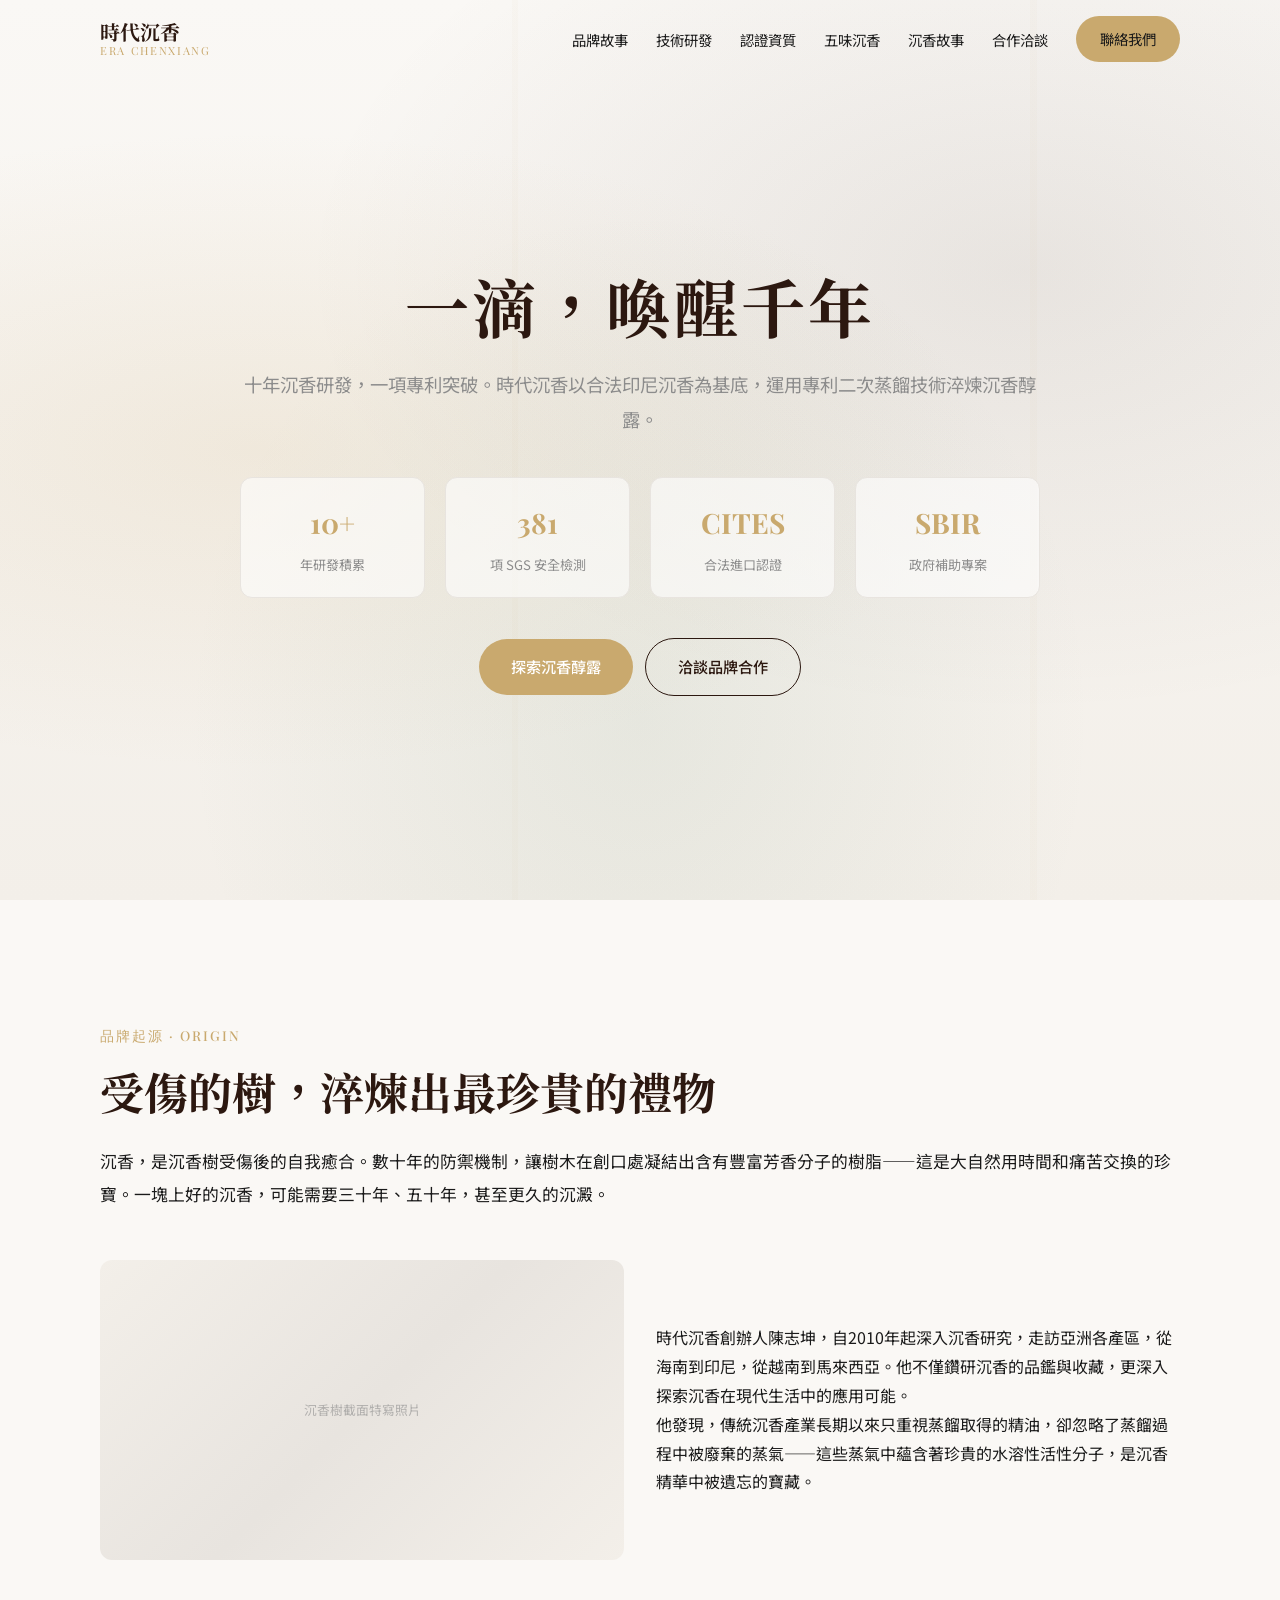
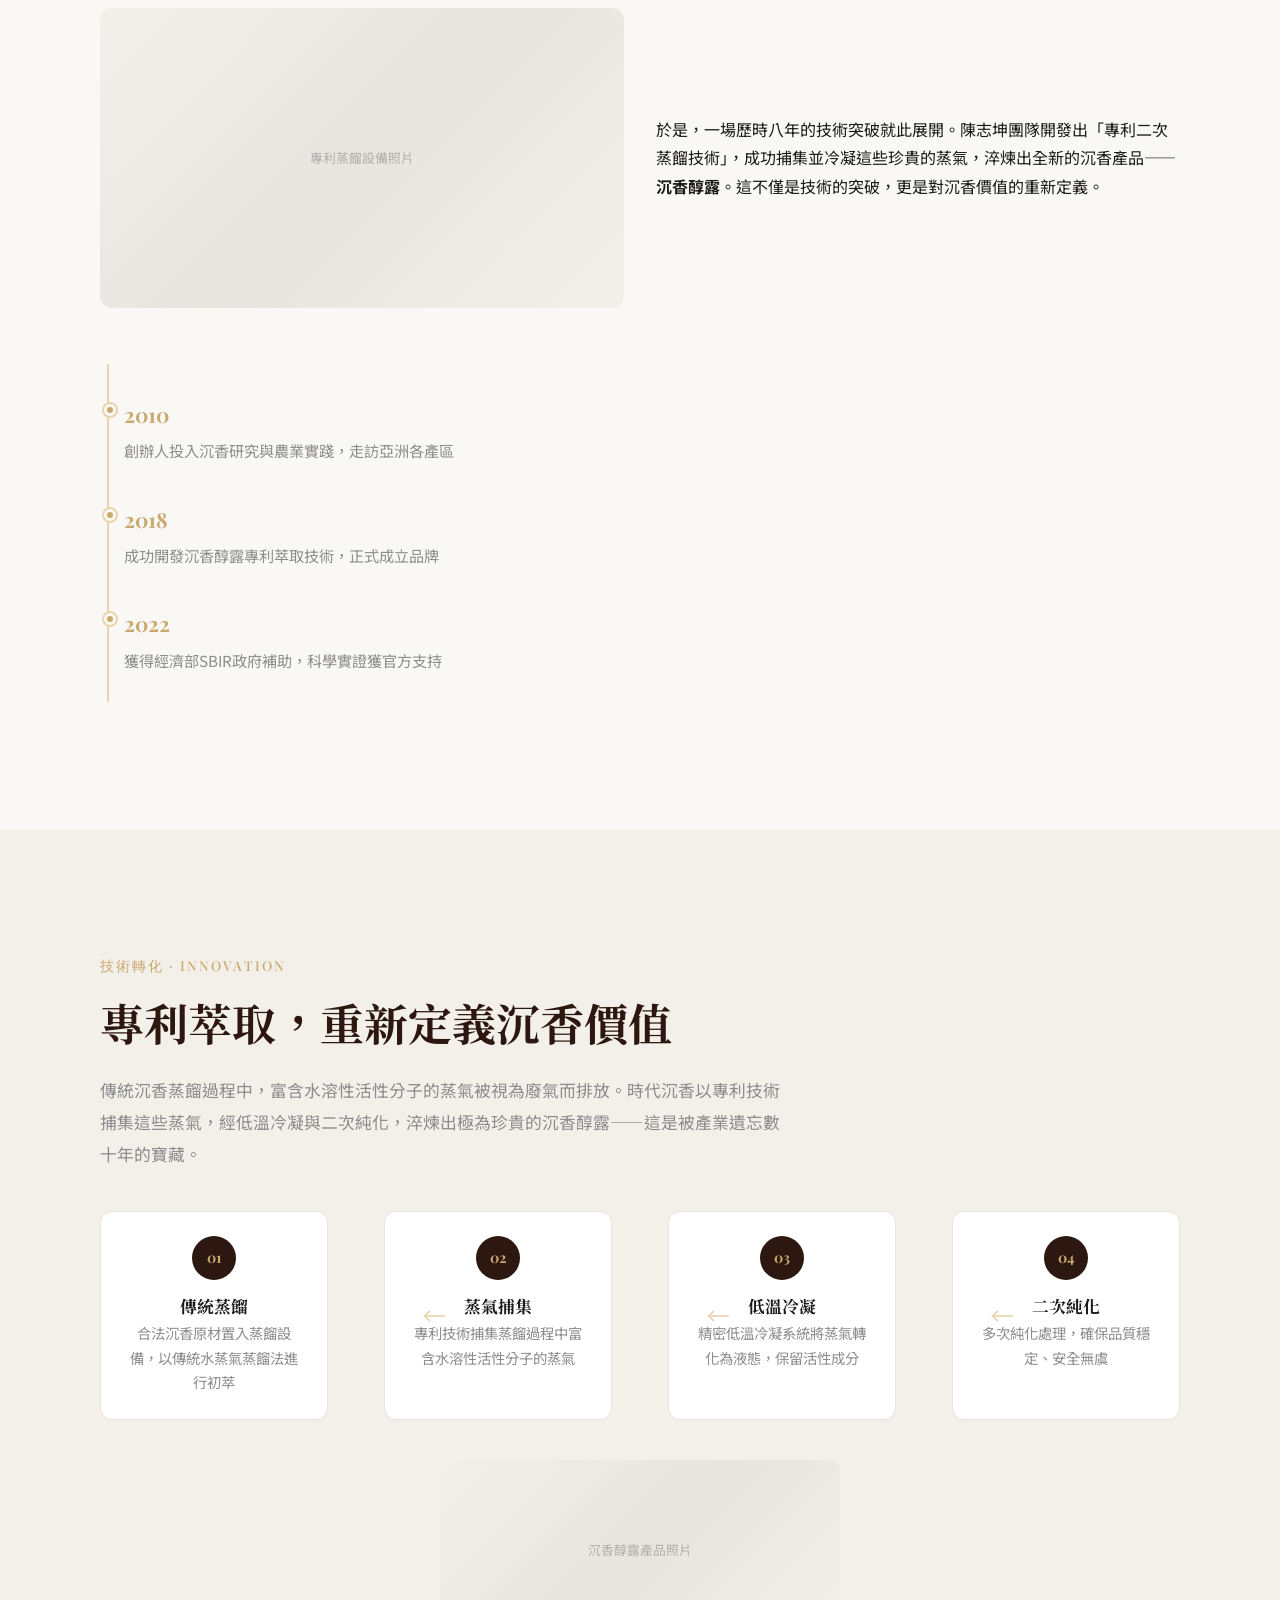
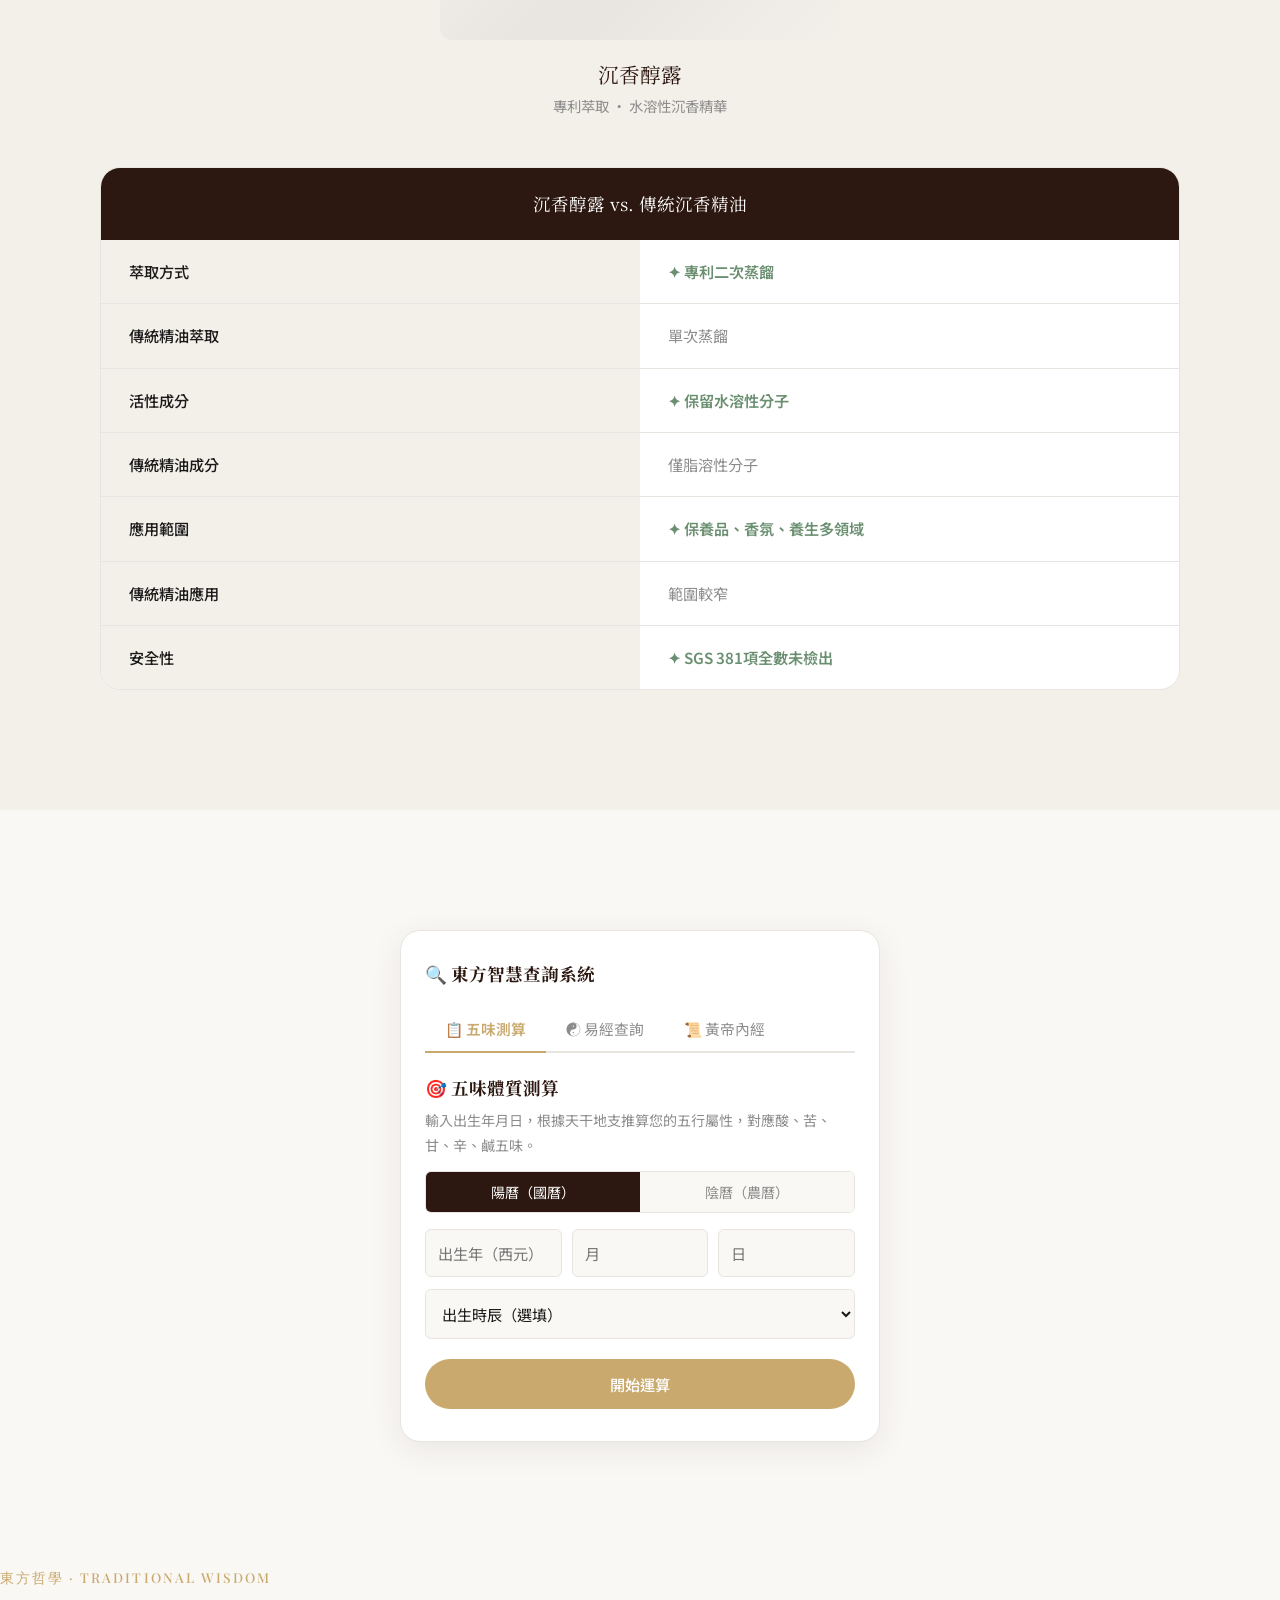
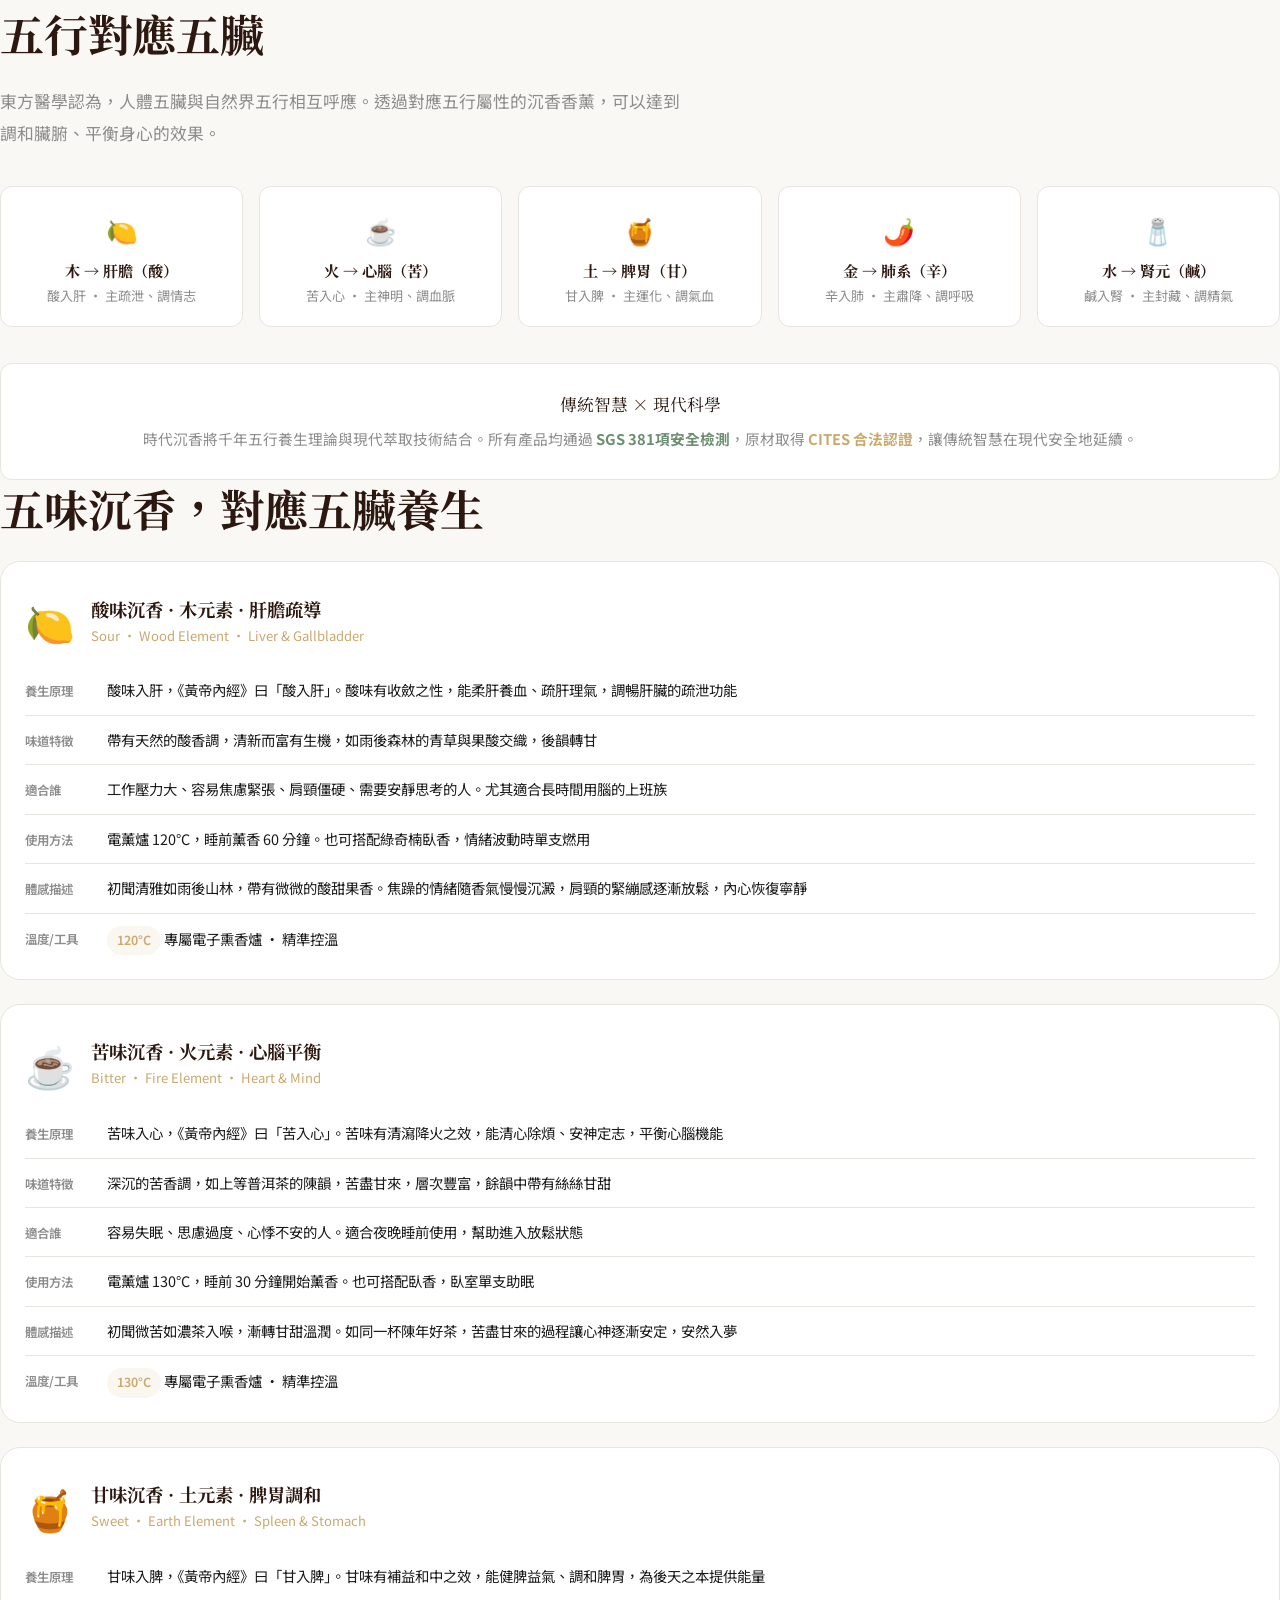
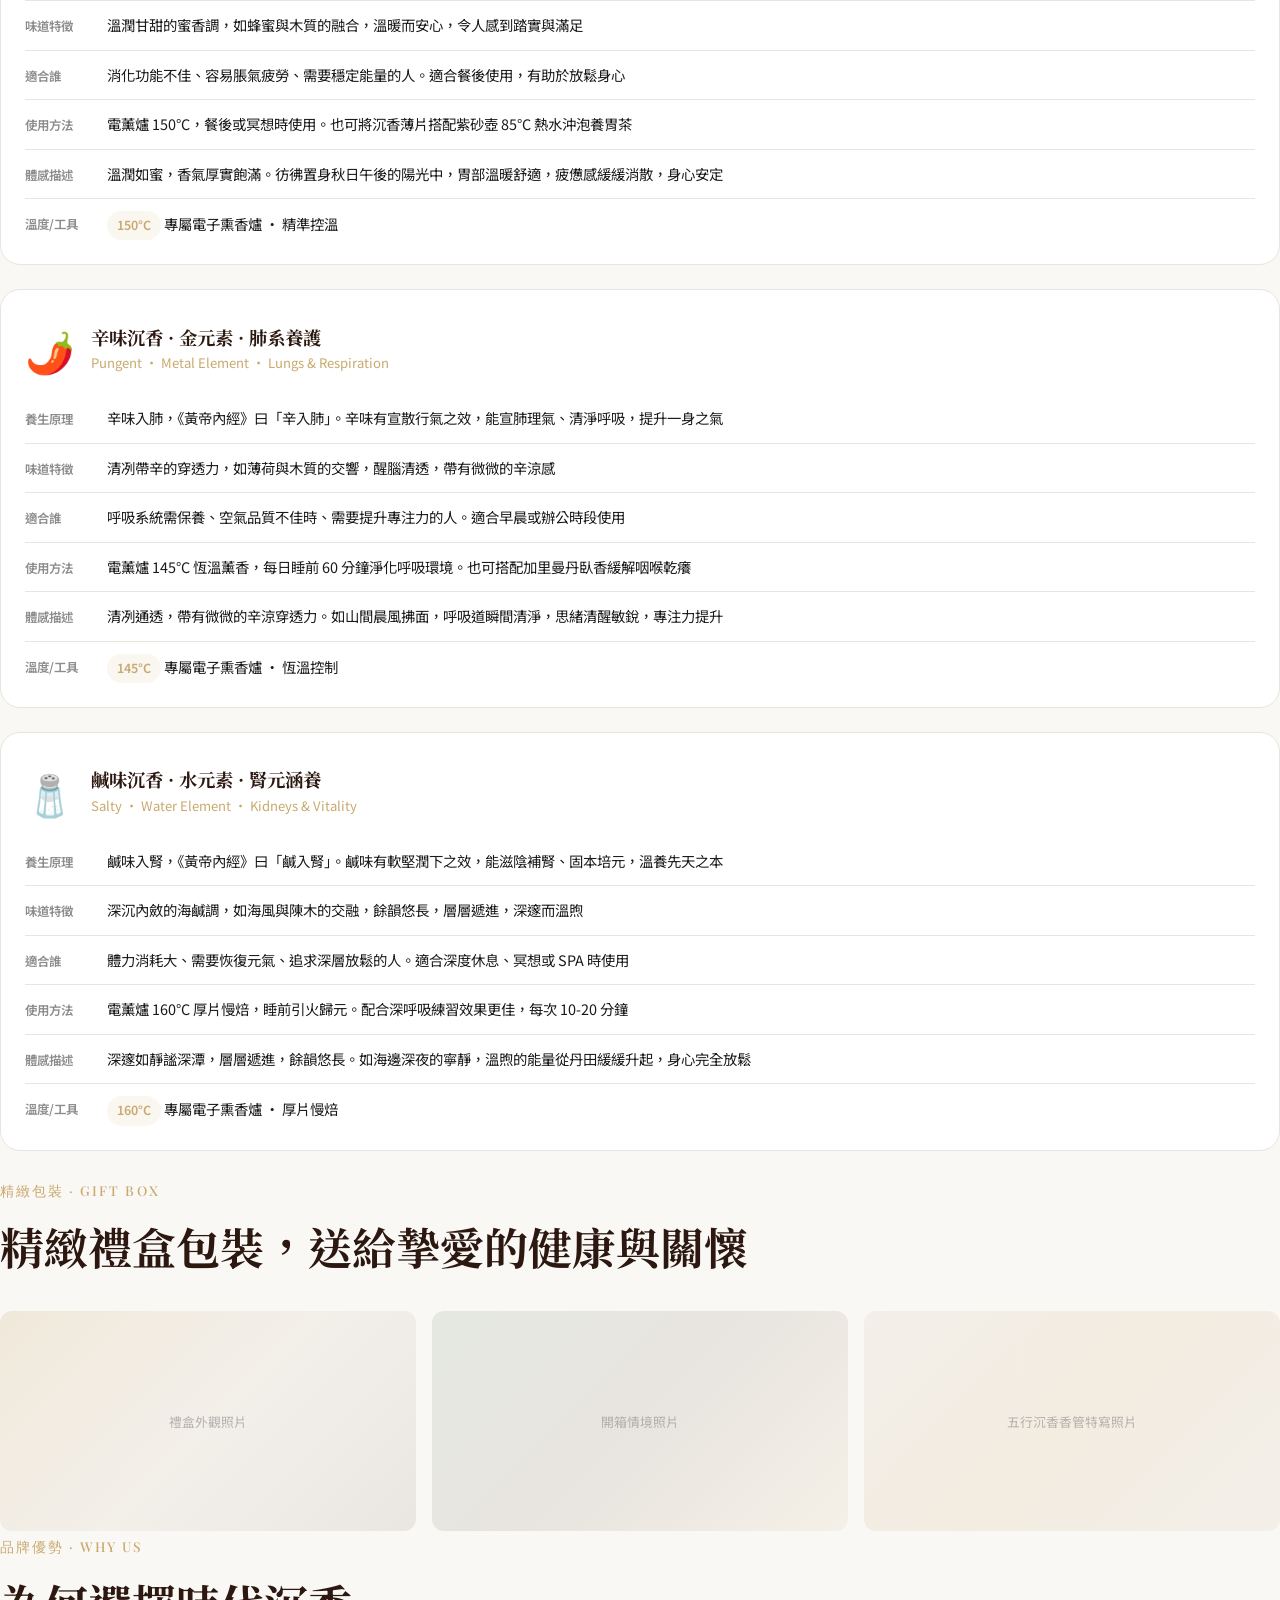
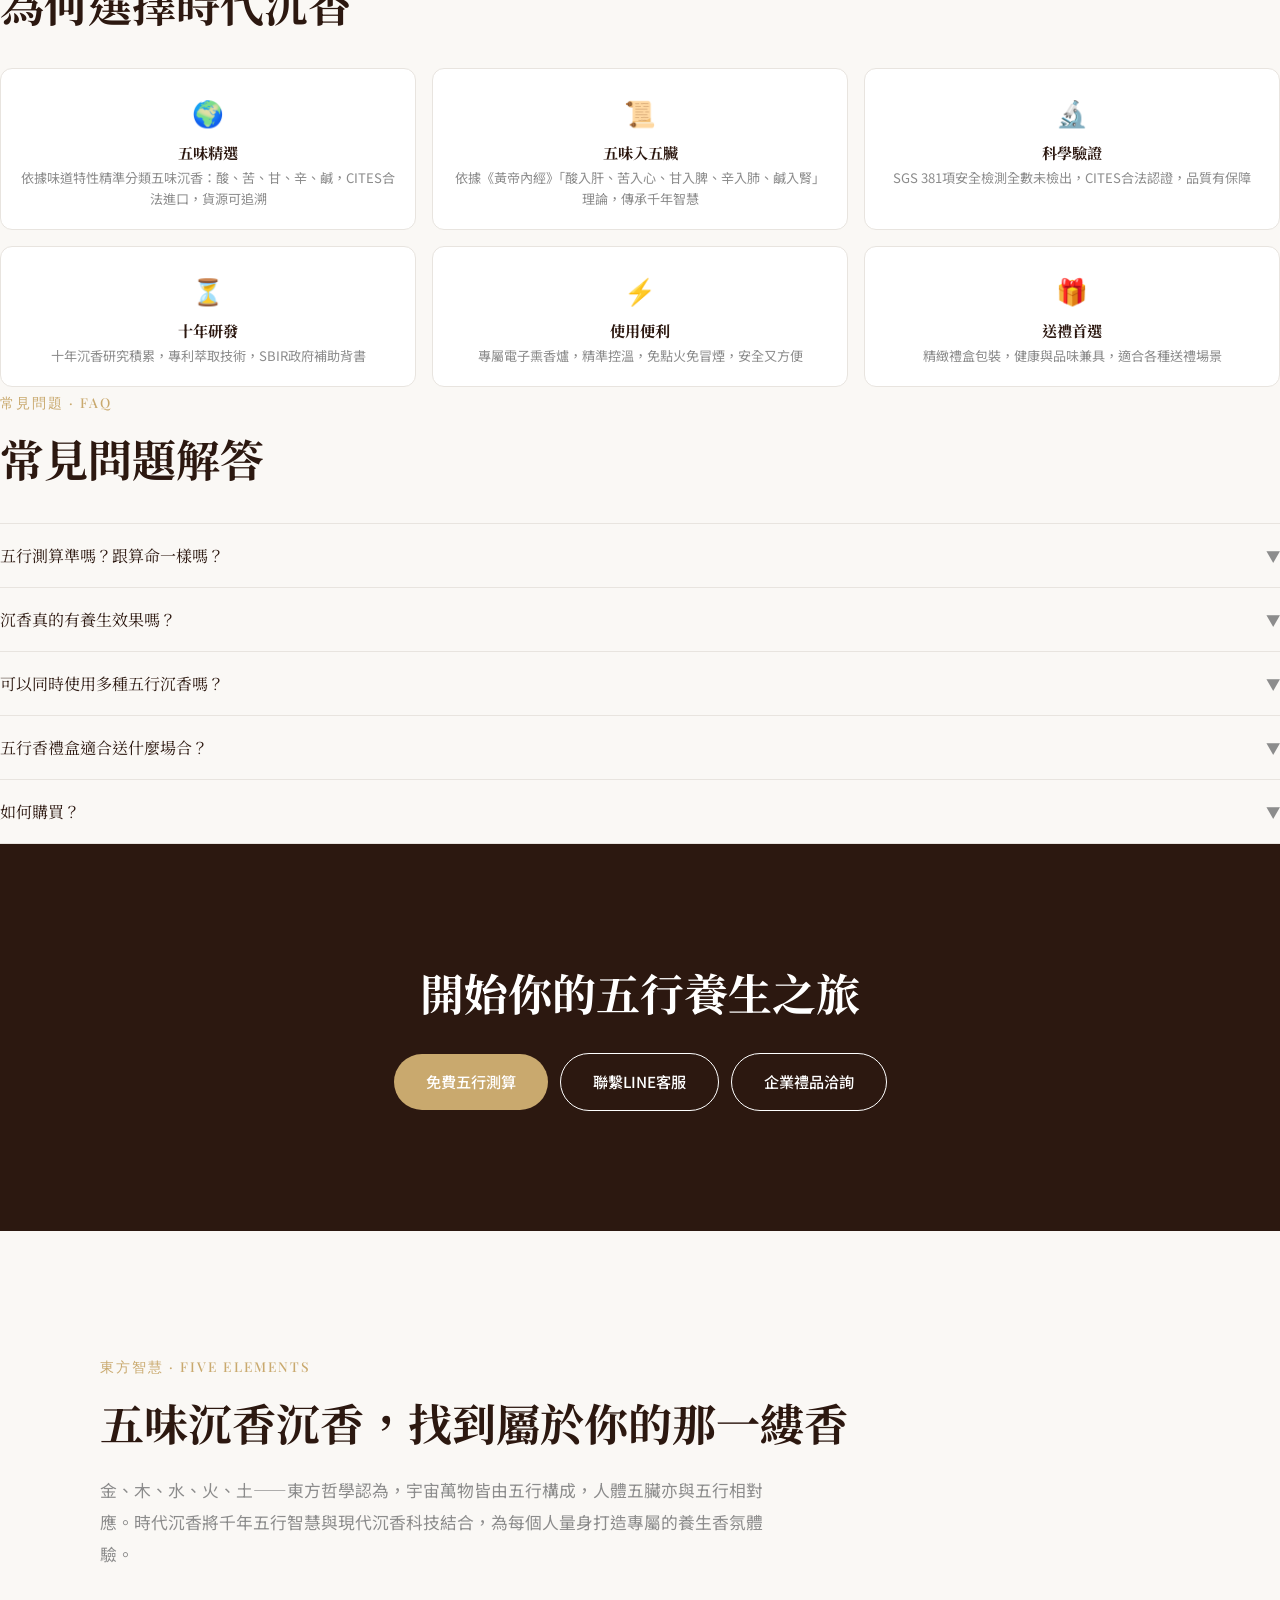
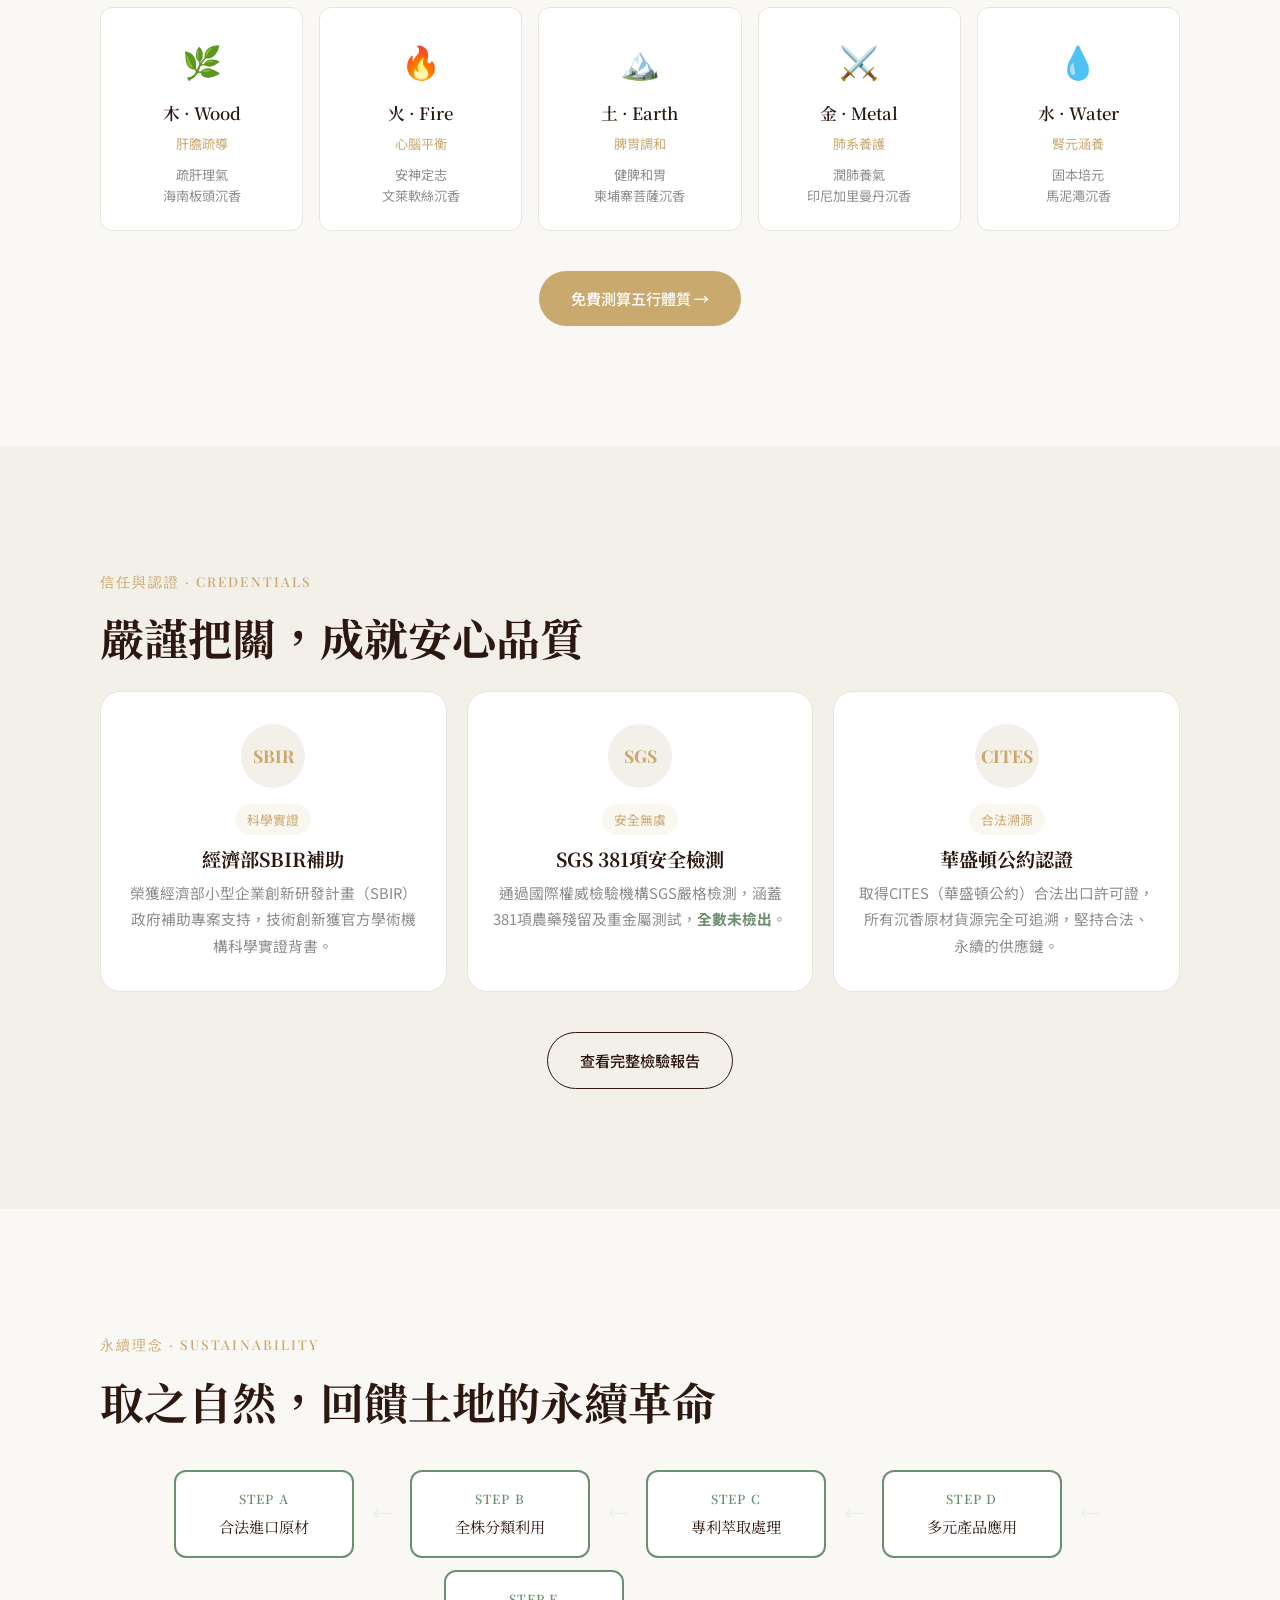
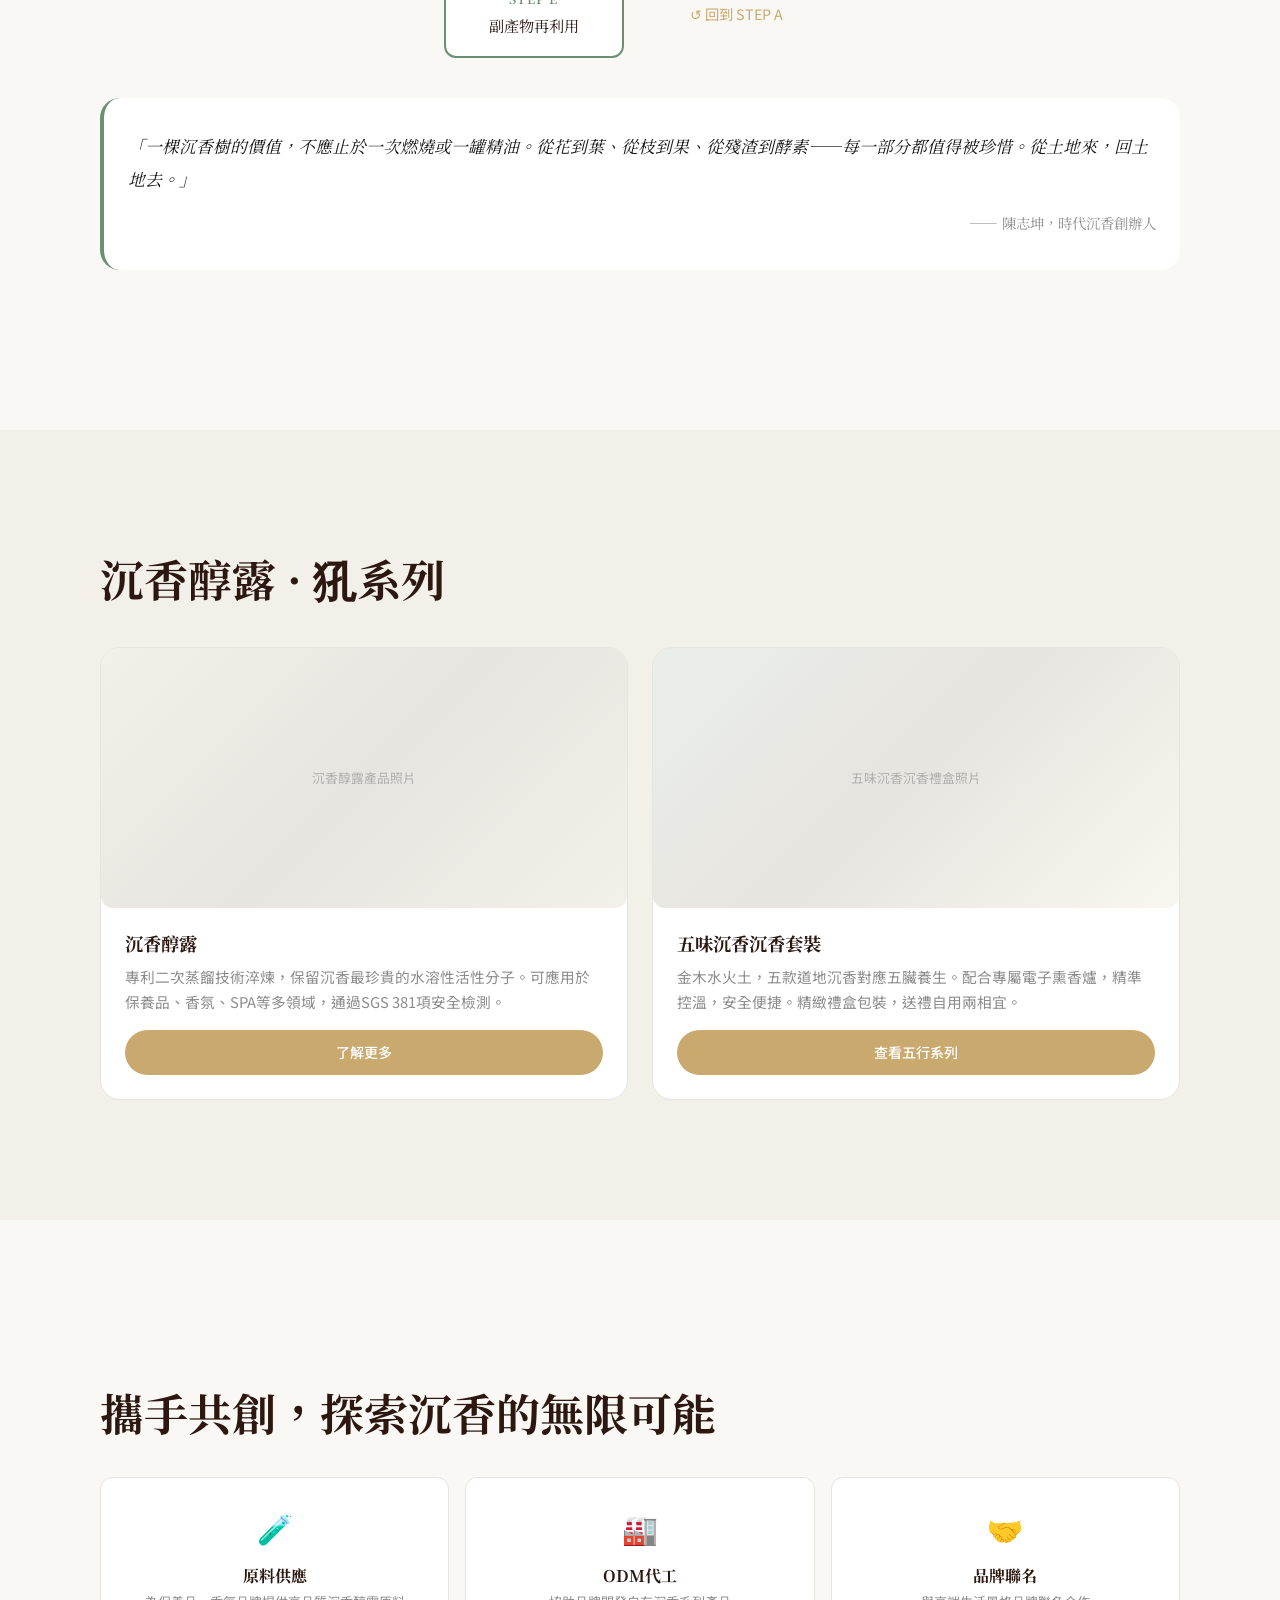
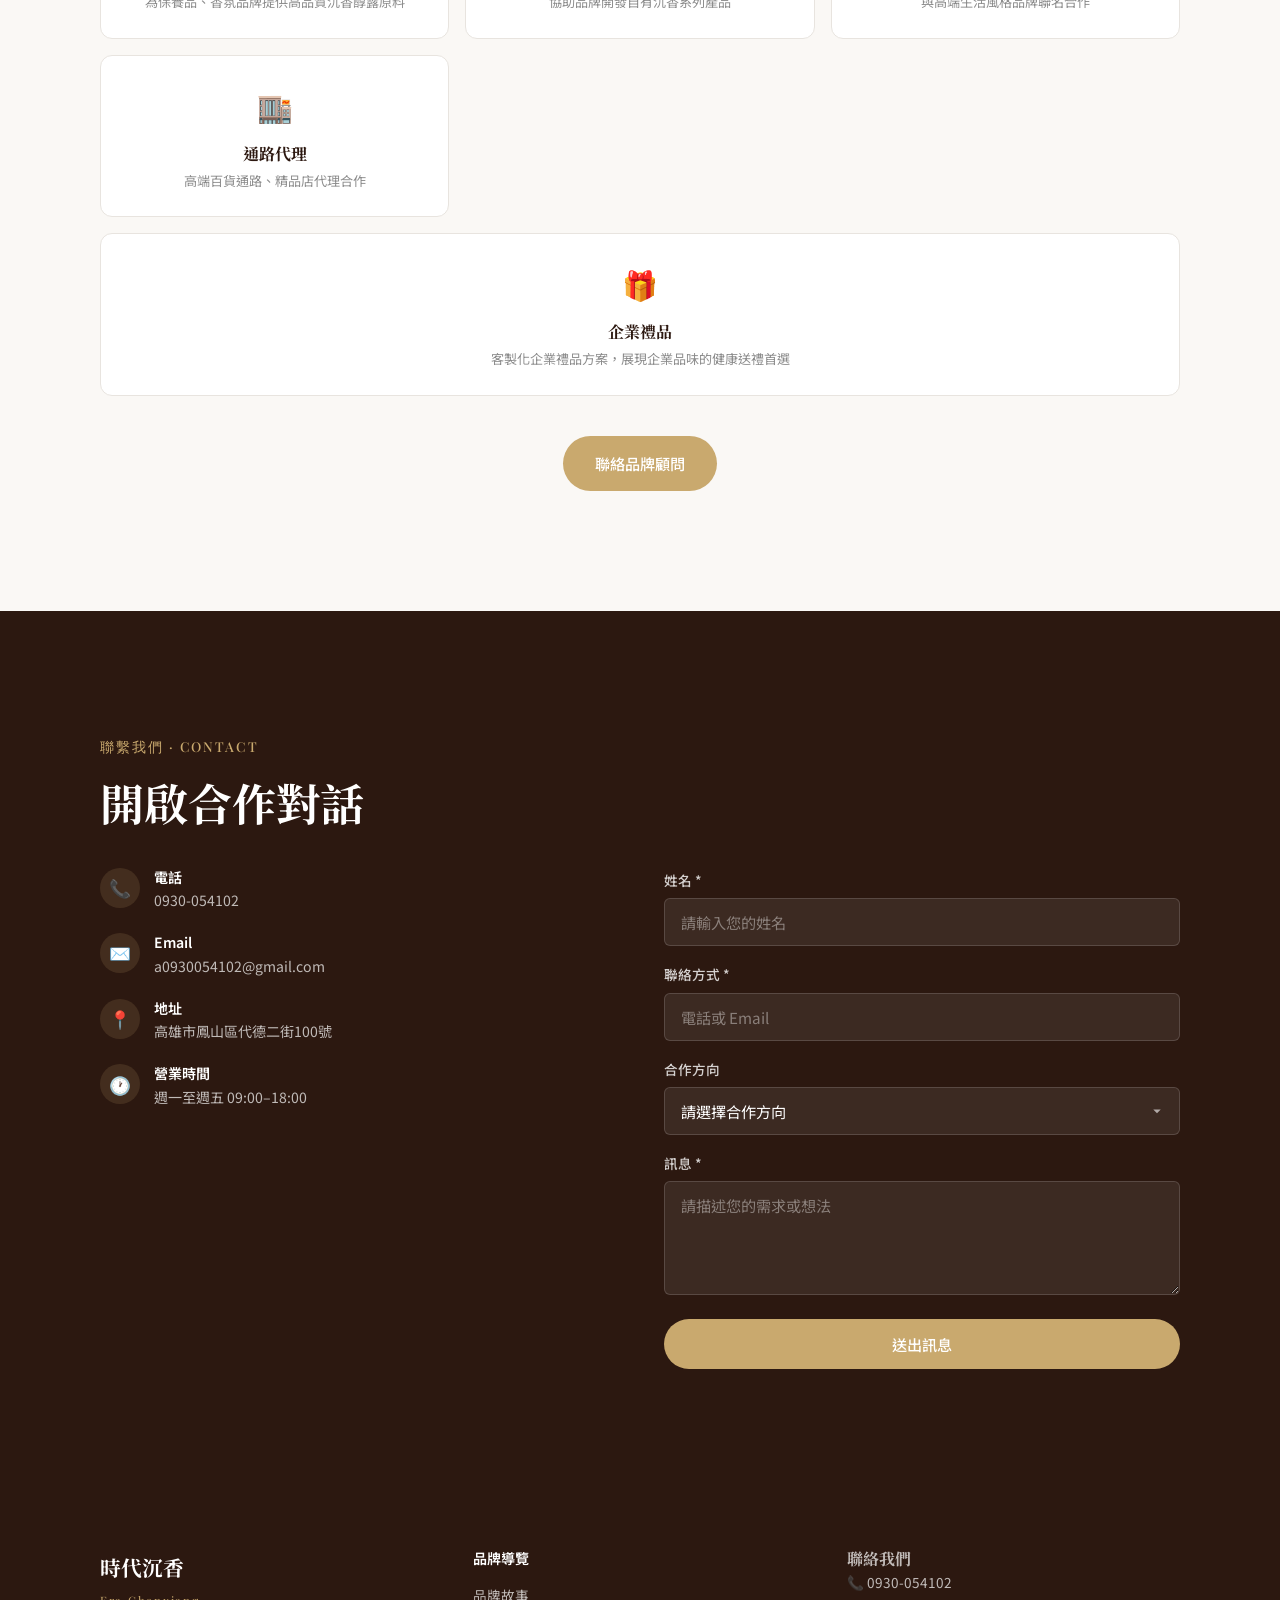
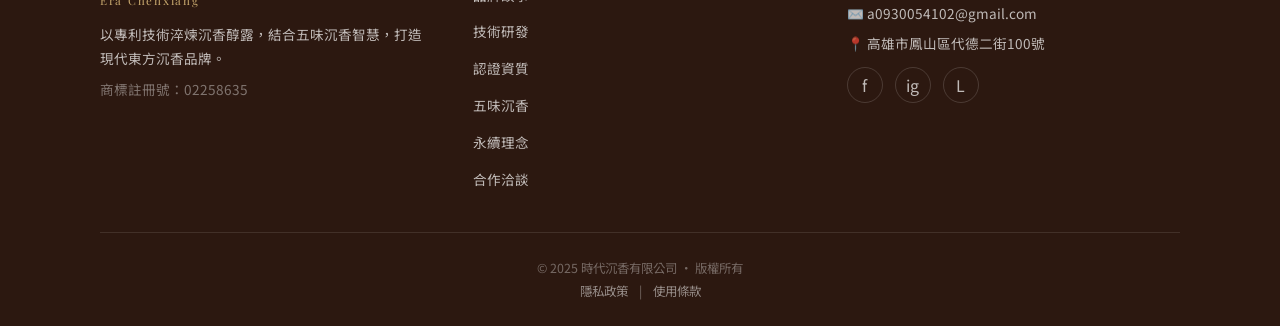
<file: index.html>
<!--
  ============================================================
  時代沉香 Era Chenxiang — 官方網站首頁
  現代東方風格 · 手機優先響應式設計
  ============================================================
-->
<!DOCTYPE html>
<html lang="zh-Hant">
<head>
  <meta charset="UTF-8">
  <meta name="viewport" content="width=device-width, initial-scale=1.0">
  <meta http-equiv="X-UA-Compatible" content="IE=edge">
  <title>時代沉香 | 五味沉香學 · 專利萃取沉香醇露 | Era Chenxiang時代沉香 Era Chenxiang — 專利沉香醇露 · 五味沉香沉香品牌</title>
  <meta name="description" content="時代沉香以十年研發與專利二次蒸餾技術淬煉沉香醇露，通過SGS 381項安全檢測、CITES合法進口認證，並獲經濟部SBIR政府補助。五味沉香沉香套裝，結合東方智慧與現代科技。">
  <meta name="keywords" content="沉香,沉香醇露,五味沉香,沉香精油,時代沉香,SGS檢測,CITES認證,沉香品牌,台灣沉香,香氛保養,陳志坤">
  <meta name="author" content="時代沉香有限公司">
  <link rel="canonical" href="https://www.erachenxiang.com/">
  <meta property="og:type" content="website">
  <meta property="og:title" content="時代沉香 Era Chenxiang — 專利沉香醇露 · 五味沉香沉香品牌">
  <meta property="og:description" content="十年沉香研發，一項專利突破。時代沉香以專利二次蒸餾技術淬煉沉香醇露，SGS 381項安全檢測全數未檢出。">
  <meta property="og:url" content="https://www.erachenxiang.com/">
  <meta property="og:image" content="https://www.erachenxiang.com/og-image.jpg">
  <meta property="og:locale" content="zh_TW">
  <meta property="og:site_name" content="時代沉香 Era Chenxiang">
  <script type="application/ld+json">
  {
    "@context": "https://schema.org",
    "@type": "Organization",
    "name": "時代沉香有限公司",
    "alternateName": "Era Chenxiang",
    "url": "https://www.erachenxiang.com",
    "logo": "https://www.erachenxiang.com/logo.png",
    "description": "以專利二次蒸餾技術淬煉沉香醇露，結合五味沉香智慧，打造現代東方沉香品牌。",
    "foundingDate": "2018",
    "founder": { "@type": "Person", "name": "陳志坤" },
    "address": {
      "@type": "PostalAddress",
      "streetAddress": "代德二街100號",
      "addressLocality": "鳳山區",
      "addressRegion": "高雄市",
      "addressCountry": "TW"
    },
    "contactPoint": {
      "@type": "ContactPoint",
      "telephone": "+886-930-054102",
      "email": "a0930054102@gmail.com",
      "contactType": "customer service"
    }
  }
  </script>
  <link rel="preconnect" href="https://fonts.googleapis.com">
  <link rel="preconnect" href="https://fonts.gstatic.com" crossorigin>
  <link href="https://fonts.googleapis.com/css2?family=Noto+Sans+TC:wght@300;400;500;600;700&family=Noto+Serif+TC:wght@400;600;700&family=Playfair+Display:ital,wght@0,400;0,600;0,700;1,400&display=swap" rel="stylesheet">
  <link rel="stylesheet" href="css/style.css">
</head>
<body>
<nav class="navbar" id="navbar">
    <div class="container">
      <a href="index.html" class="nav-logo">
        <span class="brand-zh">時代沉香</span>
        <span class="brand-en">Era Chenxiang</span>
      </a>
      <ul class="nav-links">
        <li><a href="#brand-story">品牌故事</a></li>
        <li><a href="#innovation">技術研發</a></li>
        <li><a href="#credentials">認證資質</a></li>
        <li><a href="wuxing.html">五味沉香</a></li>
        <li><a href="#sustainability">沉香故事</a></li>
        <li><a href="#partnership">合作洽談</a></li>
        <li><a href="#contact" class="btn btn-gold btn-sm nav-cta-btn">聯絡我們</a></li>
      </ul>
      <div class="hamburger" aria-label="開啟選單"><span></span><span></span><span></span></div>
    </div>
  </nav>
<section class="hero" id="hero">
    <div class="container">
      <div class="hero-content">
        <h1 class="fade-in">一滴，喚醒千年</h1>
        <p class="hero-subtitle fade-in fade-in-delay-1">十年沉香研發，一項專利突破。時代沉香以合法印尼沉香為基底，運用專利二次蒸餾技術淬煉沉香醇露。</p>
        <div class="hero-stats fade-in fade-in-delay-2">
          <div class="stat-item"><span class="stat-number">10+</span><span class="stat-label">年研發積累</span></div>
          <div class="stat-item"><span class="stat-number">381</span><span class="stat-label">項 SGS 安全檢測</span></div>
          <div class="stat-item"><span class="stat-number">CITES</span><span class="stat-label">合法進口認證</span></div>
          <div class="stat-item"><span class="stat-number">SBIR</span><span class="stat-label">政府補助專案</span></div>
        </div>
        <div class="hero-ctas fade-in fade-in-delay-3">
          <a href="#products" class="btn btn-gold">探索沉香醇露</a>
          <a href="#partnership" class="btn btn-outline">洽談品牌合作</a>
        </div>
      </div>
    </div>
  </section>
<section id="brand-story">
    <div class="container">
      <span class="section-label fade-in">品牌起源 · Origin</span>
      <h2 class="section-title fade-in">受傷的樹，淬煉出最珍貴的禮物</h2>

      <div class="story-text-block fade-in">
        <p>沉香，是沉香樹受傷後的自我癒合。數十年的防禦機制，讓樹木在創口處凝結出含有豐富芳香分子的樹脂——這是大自然用時間和痛苦交換的珍寶。一塊上好的沉香，可能需要三十年、五十年，甚至更久的沉澱。</p>
      </div>

      <div class="story-block fade-in">
        <div class="img-placeholder" style="height:300px" data-label="沉香樹截面特寫照片"></div>
        <div>
          <p>時代沉香創辦人陳志坤，自2010年起深入沉香研究，走訪亞洲各產區，從海南到印尼，從越南到馬來西亞。他不僅鑽研沉香的品鑑與收藏，更深入探索沉香在現代生活中的應用可能。</p>
          <p>他發現，傳統沉香產業長期以來只重視蒸餾取得的精油，卻忽略了蒸餾過程中被廢棄的蒸氣——這些蒸氣中蘊含著珍貴的水溶性活性分子，是沉香精華中被遺忘的寶藏。</p>
        </div>
      </div>

      <div class="story-block reverse fade-in">
        <div>
          <p>於是，一場歷時八年的技術突破就此展開。陳志坤團隊開發出「專利二次蒸餾技術」，成功捕集並冷凝這些珍貴的蒸氣，淬煉出全新的沉香產品——<strong>沉香醇露</strong>。這不僅是技術的突破，更是對沉香價值的重新定義。</p>
        </div>
        <div class="img-placeholder" style="height:300px" data-label="專利蒸餾設備照片"></div>
      </div>

      <div class="timeline fade-in">
        <div class="timeline-item">
          <div class="timeline-year">2010</div>
          <div class="timeline-desc">創辦人投入沉香研究與農業實踐，走訪亞洲各產區</div>
        </div>
        <div class="timeline-item">
          <div class="timeline-year">2018</div>
          <div class="timeline-desc">成功開發沉香醇露專利萃取技術，正式成立品牌</div>
        </div>
        <div class="timeline-item">
          <div class="timeline-year">2022</div>
          <div class="timeline-desc">獲得經濟部SBIR政府補助，科學實證獲官方支持</div>
        </div>
      </div>
    </div>
  </section>
<section class="alt-bg" id="innovation">
    <div class="container">
      <span class="section-label fade-in">技術轉化 · Innovation</span>
      <h2 class="section-title fade-in">專利萃取，重新定義沉香價值</h2>
      <p class="section-desc fade-in">傳統沉香蒸餾過程中，富含水溶性活性分子的蒸氣被視為廢氣而排放。時代沉香以專利技術捕集這些蒸氣，經低溫冷凝與二次純化，淬煉出極為珍貴的沉香醇露——這是被產業遺忘數十年的寶藏。</p>

      <div class="process-steps fade-in">
        <div class="process-step">
          <div class="step-number">01</div>
          <div class="step-content"><h4>傳統蒸餾</h4><p>合法沉香原材置入蒸餾設備，以傳統水蒸氣蒸餾法進行初萃</p></div>
        </div>
        <div class="step-arrow">↓</div>
        <div class="process-step">
          <div class="step-number">02</div>
          <div class="step-content"><h4>蒸氣捕集</h4><p>專利技術捕集蒸餾過程中富含水溶性活性分子的蒸氣</p></div>
        </div>
        <div class="step-arrow">↓</div>
        <div class="process-step">
          <div class="step-number">03</div>
          <div class="step-content"><h4>低溫冷凝</h4><p>精密低溫冷凝系統將蒸氣轉化為液態，保留活性成分</p></div>
        </div>
        <div class="step-arrow">↓</div>
        <div class="process-step">
          <div class="step-number">04</div>
          <div class="step-content"><h4>二次純化</h4><p>多次純化處理，確保品質穩定、安全無虞</p></div>
        </div>
      </div>

      <div class="fade-in" style="text-align:center; margin:40px 0;">
        <div class="img-placeholder" style="height:180px; max-width:400px; margin:0 auto;" data-label="沉香醇露產品照片"></div>
        <p style="margin-top:16px; font-family:var(--font-serif); font-size:1.3rem; color:var(--primary);">沉香醇露</p>
        <p style="font-size:0.9rem; color:var(--text-light);">專利萃取 · 水溶性沉香精華</p>
      </div>

      <div class="comparison fade-in">
        <div class="comparison-header">沉香醇露 vs. 傳統沉香精油</div>
        <div class="comparison-table">
          <div class="comparison-row highlight"><div class="comparison-label">萃取方式</div><div class="comparison-value">✦ 專利二次蒸餾</div></div>
          <div class="comparison-row"><div class="comparison-label">傳統精油萃取</div><div class="comparison-value">單次蒸餾</div></div>
          <div class="comparison-row highlight"><div class="comparison-label">活性成分</div><div class="comparison-value">✦ 保留水溶性分子</div></div>
          <div class="comparison-row"><div class="comparison-label">傳統精油成分</div><div class="comparison-value">僅脂溶性分子</div></div>
          <div class="comparison-row highlight"><div class="comparison-label">應用範圍</div><div class="comparison-value">✦ 保養品、香氛、養生多領域</div></div>
          <div class="comparison-row"><div class="comparison-label">傳統精油應用</div><div class="comparison-value">範圍較窄</div></div>
          <div class="comparison-row highlight"><div class="comparison-label">安全性</div><div class="comparison-value">✦ SGS 381項全數未檢出</div></div>
        </div>
      </div>
    </div>
  </section>

  <!-- ===== 東方智慧查詢系統 ===== -->
  <section id="wuwei-query">
    <div class="container">

<div class="wuxing-calc fade-in fade-in-delay-2">
        <h3>🔍 東方智慧查詢系統</h3>
        <div class="query-tabs">
          <button class="query-tab active" data-target="panel-wuwei">📋 五味測算</button>
          <button class="query-tab" data-target="panel-iching">☯️ 易經查詢</button>
          <button class="query-tab" data-target="panel-huangdi">📜 黃帝內經</button>
        </div>

        <!-- Tab 1: 五味測算 -->
        <div id="panel-wuwei" class="query-panel active">
          <h4>🎯 五味體質測算</h4>
          <p style="font-size:0.88rem;color:var(--text-light);margin-bottom:12px;">輸入出生年月日，根據天干地支推算您的五行屬性，對應酸、苦、甘、辛、鹹五味。</p>
          <div class="calendar-toggle">
            <button class="active" type="button">陽曆（國曆）</button>
            <button type="button">陰曆（農曆）</button>
          </div>
          <div class="calc-row">
            <input type="number" id="calc-year" placeholder="出生年（西元）" min="1900" max="2100">
            <input type="number" id="calc-month" placeholder="月" min="1" max="12">
            <input type="number" id="calc-day" placeholder="日" min="1" max="31">
          </div>
          <div class="calc-row">
            <select id="calc-hour">
              <option value="-1">出生時辰（選填）</option>
              <option value="0">子時 23:00–01:00</option>
              <option value="1">丑時 01:00–03:00</option>
              <option value="3">寅時 03:00–05:00</option>
              <option value="5">卯時 05:00–07:00</option>
              <option value="7">辰時 07:00–09:00</option>
              <option value="9">巳時 09:00–11:00</option>
              <option value="11">午時 11:00–13:00</option>
              <option value="13">未時 13:00–15:00</option>
              <option value="15">申時 15:00–17:00</option>
              <option value="17">酉時 17:00–19:00</option>
              <option value="19">戌時 19:00–21:00</option>
              <option value="21">亥時 21:00–23:00</option>
            </select>
          </div>
          <button type="button" id="wuxing-calc-btn" class="btn btn-gold" style="width:100%;margin-top:8px;">開始運算</button>
          <div id="calc-result" class="calc-result"></div>
        </div>

        <!-- Tab 2: 易經查詢 -->
        <div id="panel-iching" class="query-panel">
          <h4>☯️ 易經卦象查詢</h4>
          <p style="font-size:0.88rem;color:var(--text-light);margin-bottom:12px;">根據出生月日推算易經卦象，了解您的人生卦辭與養生指引。</p>
          <div class="calc-row">
            <input type="number" id="iching-year" placeholder="出生年（西元）" min="1900" max="2100">
            <input type="number" id="iching-month" placeholder="月" min="1" max="12">
            <input type="number" id="iching-day" placeholder="日" min="1" max="31">
          </div>
          <button type="button" id="iching-calc-btn" class="btn btn-gold" style="width:100%;margin-top:8px;">查詢卦象</button>
          <div id="iching-result" class="calc-result"></div>
        </div>

        <!-- Tab 3: 黃帝內經 -->
        <div id="panel-huangdi" class="query-panel">
          <h4>📜 黃帝內經養生查詢</h4>

          <!-- 方式一：按季節 -->
          <div style="margin-bottom:24px;">
            <p style="font-size:0.88rem;color:var(--text-light);margin-bottom:8px;">🌿 按當前季節查詢養生方法</p>
            <div class="calc-row">
              <select id="huangdi-season" style="flex:1;">
                <option value="">選擇季節</option>
                <option value="spring">🌱 春季 — 養肝</option>
                <option value="summer">☀️ 夏季 — 養心</option>
                <option value="lateSummer">🌾 長夏 — 養脾</option>
                <option value="autumn">🍂 秋季 — 養肺</option>
                <option value="winter">❄️ 冬季 — 養腎</option>
              </select>
              <button type="button" id="huangdi-season-btn" class="btn btn-gold">查詢</button>
            </div>
          </div>

          <!-- 方式二：按症狀 -->
          <div>
            <p style="font-size:0.88rem;color:var(--text-light);margin-bottom:8px;">💊 按身體症狀查詢對應養生方法</p>
            <div class="calc-row">
              <select id="huangdi-symptom" style="flex:1;">
                <option value="">選擇症狀</option>
                <option value="insomnia">🌙 睡不好/失眠</option>
                <option value="anxiety">😰 容易焦慮/緊張</option>
                <option value="digestion">🤢 消化不良/脹氣</option>
                <option value="breathing">🤧 呼吸不順/咳嗽</option>
                <option value="fatigue">😩 容易疲倦/腰酸</option>
                <option value="neckPain">😣 肩頸僵硬</option>
                <option value="palpitation">💓 心悸/心跳快</option>
                <option value="noAppetite">😔 食慾不振</option>
                <option value="drySkin">🏜️ 皮膚乾燥</option>
                <option value="coldHands">🥶 手腳冰冷</option>
              </select>
              <button type="button" id="huangdi-symptom-btn" class="btn btn-gold">查詢</button>
            </div>
          </div>

          <div id="huangdi-result" class="calc-result"></div>
        </div>

    </div>
  </section>

<span class="section-label fade-in">東方哲學 · Traditional Wisdom</span>
      <h2 class="section-title fade-in">五行對應五臟</h2>
      <p class="section-desc fade-in">東方醫學認為，人體五臟與自然界五行相互呼應。透過對應五行屬性的沉香香薰，可以達到調和臟腑、平衡身心的效果。</p>
      <div class="wuxing-organ-grid fade-in">
        <div class="organ-card"><div class="organ-icon">🍋</div><h4>木 → 肝膽（酸）</h4><p>酸入肝 · 主疏泄、調情志</p></div>
        <div class="organ-card"><div class="organ-icon">☕</div><h4>火 → 心腦（苦）</h4><p>苦入心 · 主神明、調血脈</p></div>
        <div class="organ-card"><div class="organ-icon">🍯</div><h4>土 → 脾胃（甘）</h4><p>甘入脾 · 主運化、調氣血</p></div>
        <div class="organ-card"><div class="organ-icon">🌶️</div><h4>金 → 肺系（辛）</h4><p>辛入肺 · 主肅降、調呼吸</p></div>
        <div class="organ-card"><div class="organ-icon">🧂</div><h4>水 → 腎元（鹹）</h4><p>鹹入腎 · 主封藏、調精氣</p></div>
      </div>
      <div class="fade-in" style="text-align:center;margin-top:32px;padding:24px;background:var(--white);border-radius:var(--radius-md);border:1px solid var(--border);">
        <p style="font-family:var(--font-serif);font-size:1.05rem;color:var(--primary);line-height:2;">
          傳統智慧 × 現代科學<br>
          <span style="font-size:0.92rem;color:var(--text-light);font-family:var(--font-sans);">
            時代沉香將千年五行養生理論與現代萃取技術結合。所有產品均通過 <strong style="color:var(--green)">SGS 381項安全檢測</strong>，原材取得 <strong style="color:var(--gold)">CITES 合法認證</strong>，讓傳統智慧在現代安全地延續。
          </span>
        </p>
      </div>
    </div>
  </section>
<h2 class="section-title fade-in">五味沉香，對應五臟養生</h2>

      <!-- 酸味沉香 -->
      <div class="wuxing-product-card fade-in">
        <div class="wuxing-product-header">
          <div class="wp-icon">🍋</div>
          <div class="wp-title"><h3>酸味沉香 · 木元素 · 肝膽疏導</h3><div class="wp-subtitle">Sour · Wood Element · Liver &amp; Gallbladder</div></div>
        </div>
        <div class="wuxing-product-body">
          <div class="wp-detail-row"><div class="wp-dl">養生原理</div><div class="wp-dv">酸味入肝，《黃帝內經》曰「酸入肝」。酸味有收斂之性，能柔肝養血、疏肝理氣，調暢肝臟的疏泄功能</div></div>
          <div class="wp-detail-row"><div class="wp-dl">味道特徵</div><div class="wp-dv">帶有天然的酸香調，清新而富有生機，如雨後森林的青草與果酸交織，後韻轉甘</div></div>
          <div class="wp-detail-row"><div class="wp-dl">適合誰</div><div class="wp-dv">工作壓力大、容易焦慮緊張、肩頸僵硬、需要安靜思考的人。尤其適合長時間用腦的上班族</div></div>
          <div class="wp-detail-row"><div class="wp-dl">使用方法</div><div class="wp-dv">電薰爐 120°C，睡前薰香 60 分鐘。也可搭配綠奇楠臥香，情緒波動時單支燃用</div></div>
          <div class="wp-detail-row"><div class="wp-dl">體感描述</div><div class="wp-dv">初聞清雅如雨後山林，帶有微微的酸甜果香。焦躁的情緒隨香氣慢慢沉澱，肩頸的緊繃感逐漸放鬆，內心恢復寧靜</div></div>
          <div class="wp-detail-row"><div class="wp-dl">溫度/工具</div><div class="wp-dv"><span class="wp-temp-tag">120°C</span> 專屬電子熏香爐 · 精準控溫</div></div>
        </div>
      </div>

      <!-- 苦味沉香 -->
      <div class="wuxing-product-card fade-in">
        <div class="wuxing-product-header">
          <div class="wp-icon">☕</div>
          <div class="wp-title"><h3>苦味沉香 · 火元素 · 心腦平衡</h3><div class="wp-subtitle">Bitter · Fire Element · Heart &amp; Mind</div></div>
        </div>
        <div class="wuxing-product-body">
          <div class="wp-detail-row"><div class="wp-dl">養生原理</div><div class="wp-dv">苦味入心，《黃帝內經》曰「苦入心」。苦味有清瀉降火之效，能清心除煩、安神定志，平衡心腦機能</div></div>
          <div class="wp-detail-row"><div class="wp-dl">味道特徵</div><div class="wp-dv">深沉的苦香調，如上等普洱茶的陳韻，苦盡甘來，層次豐富，餘韻中帶有絲絲甘甜</div></div>
          <div class="wp-detail-row"><div class="wp-dl">適合誰</div><div class="wp-dv">容易失眠、思慮過度、心悸不安的人。適合夜晚睡前使用，幫助進入放鬆狀態</div></div>
          <div class="wp-detail-row"><div class="wp-dl">使用方法</div><div class="wp-dv">電薰爐 130°C，睡前 30 分鐘開始薰香。也可搭配臥香，臥室單支助眠</div></div>
          <div class="wp-detail-row"><div class="wp-dl">體感描述</div><div class="wp-dv">初聞微苦如濃茶入喉，漸轉甘甜溫潤。如同一杯陳年好茶，苦盡甘來的過程讓心神逐漸安定，安然入夢</div></div>
          <div class="wp-detail-row"><div class="wp-dl">溫度/工具</div><div class="wp-dv"><span class="wp-temp-tag">130°C</span> 專屬電子熏香爐 · 精準控溫</div></div>
        </div>
      </div>

      <!-- 甘味沉香 -->
      <div class="wuxing-product-card fade-in">
        <div class="wuxing-product-header">
          <div class="wp-icon">🍯</div>
          <div class="wp-title"><h3>甘味沉香 · 土元素 · 脾胃調和</h3><div class="wp-subtitle">Sweet · Earth Element · Spleen &amp; Stomach</div></div>
        </div>
        <div class="wuxing-product-body">
          <div class="wp-detail-row"><div class="wp-dl">養生原理</div><div class="wp-dv">甘味入脾，《黃帝內經》曰「甘入脾」。甘味有補益和中之效，能健脾益氣、調和脾胃，為後天之本提供能量</div></div>
          <div class="wp-detail-row"><div class="wp-dl">味道特徵</div><div class="wp-dv">溫潤甘甜的蜜香調，如蜂蜜與木質的融合，溫暖而安心，令人感到踏實與滿足</div></div>
          <div class="wp-detail-row"><div class="wp-dl">適合誰</div><div class="wp-dv">消化功能不佳、容易脹氣疲勞、需要穩定能量的人。適合餐後使用，有助於放鬆身心</div></div>
          <div class="wp-detail-row"><div class="wp-dl">使用方法</div><div class="wp-dv">電薰爐 150°C，餐後或冥想時使用。也可將沉香薄片搭配紫砂壺 85°C 熱水沖泡養胃茶</div></div>
          <div class="wp-detail-row"><div class="wp-dl">體感描述</div><div class="wp-dv">溫潤如蜜，香氣厚實飽滿。彷彿置身秋日午後的陽光中，胃部溫暖舒適，疲憊感緩緩消散，身心安定</div></div>
          <div class="wp-detail-row"><div class="wp-dl">溫度/工具</div><div class="wp-dv"><span class="wp-temp-tag">150°C</span> 專屬電子熏香爐 · 精準控溫</div></div>
        </div>
      </div>

      <!-- 辛味沉香 -->
      <div class="wuxing-product-card fade-in">
        <div class="wuxing-product-header">
          <div class="wp-icon">🌶️</div>
          <div class="wp-title"><h3>辛味沉香 · 金元素 · 肺系養護</h3><div class="wp-subtitle">Pungent · Metal Element · Lungs &amp; Respiration</div></div>
        </div>
        <div class="wuxing-product-body">
          <div class="wp-detail-row"><div class="wp-dl">養生原理</div><div class="wp-dv">辛味入肺，《黃帝內經》曰「辛入肺」。辛味有宣散行氣之效，能宣肺理氣、清淨呼吸，提升一身之氣</div></div>
          <div class="wp-detail-row"><div class="wp-dl">味道特徵</div><div class="wp-dv">清冽帶辛的穿透力，如薄荷與木質的交響，醒腦清透，帶有微微的辛涼感</div></div>
          <div class="wp-detail-row"><div class="wp-dl">適合誰</div><div class="wp-dv">呼吸系統需保養、空氣品質不佳時、需要提升專注力的人。適合早晨或辦公時段使用</div></div>
          <div class="wp-detail-row"><div class="wp-dl">使用方法</div><div class="wp-dv">電薰爐 145°C 恆溫薰香，每日睡前 60 分鐘淨化呼吸環境。也可搭配加里曼丹臥香緩解咽喉乾癢</div></div>
          <div class="wp-detail-row"><div class="wp-dl">體感描述</div><div class="wp-dv">清冽通透，帶有微微的辛涼穿透力。如山間晨風拂面，呼吸道瞬間清淨，思緒清醒敏銳，專注力提升</div></div>
          <div class="wp-detail-row"><div class="wp-dl">溫度/工具</div><div class="wp-dv"><span class="wp-temp-tag">145°C</span> 專屬電子熏香爐 · 恆溫控制</div></div>
        </div>
      </div>

      <!-- 鹹味沉香 -->
      <div class="wuxing-product-card fade-in">
        <div class="wuxing-product-header">
          <div class="wp-icon">🧂</div>
          <div class="wp-title"><h3>鹹味沉香 · 水元素 · 腎元涵養</h3><div class="wp-subtitle">Salty · Water Element · Kidneys &amp; Vitality</div></div>
        </div>
        <div class="wuxing-product-body">
          <div class="wp-detail-row"><div class="wp-dl">養生原理</div><div class="wp-dv">鹹味入腎，《黃帝內經》曰「鹹入腎」。鹹味有軟堅潤下之效，能滋陰補腎、固本培元，溫養先天之本</div></div>
          <div class="wp-detail-row"><div class="wp-dl">味道特徵</div><div class="wp-dv">深沉內斂的海鹹調，如海風與陳木的交融，餘韻悠長，層層遞進，深邃而溫煦</div></div>
          <div class="wp-detail-row"><div class="wp-dl">適合誰</div><div class="wp-dv">體力消耗大、需要恢復元氣、追求深層放鬆的人。適合深度休息、冥想或 SPA 時使用</div></div>
          <div class="wp-detail-row"><div class="wp-dl">使用方法</div><div class="wp-dv">電薰爐 160°C 厚片慢焙，睡前引火歸元。配合深呼吸練習效果更佳，每次 10-20 分鐘</div></div>
          <div class="wp-detail-row"><div class="wp-dl">體感描述</div><div class="wp-dv">深邃如靜謐深潭，層層遞進，餘韻悠長。如海邊深夜的寧靜，溫煦的能量從丹田緩緩升起，身心完全放鬆</div></div>
          <div class="wp-detail-row"><div class="wp-dl">溫度/工具</div><div class="wp-dv"><span class="wp-temp-tag">160°C</span> 專屬電子熏香爐 · 厚片慢焙</div></div>
        </div>
      </div>
    </div>
  </section>
<span class="section-label fade-in">精緻包裝 · Gift Box</span>
      <h2 class="section-title fade-in">精緻禮盒包裝，送給摯愛的健康與關懷</h2>
      <div class="giftbox-grid fade-in">
        <div class="img-placeholder giftbox-item" style="background:linear-gradient(135deg,rgba(201,169,110,0.2) 0%,var(--bg-alt) 50%,rgba(44,24,16,0.08) 100%)" data-label="禮盒外觀照片"></div>
        <div class="img-placeholder giftbox-item" style="background:linear-gradient(135deg,rgba(107,143,113,0.15) 0%,var(--border) 50%,rgba(201,169,110,0.1) 100%)" data-label="開箱情境照片"></div>
        <div class="img-placeholder giftbox-item" style="background:linear-gradient(135deg,var(--bg-alt) 0%,rgba(201,169,110,0.15) 50%,var(--bg-alt) 100%)" data-label="五行沉香香管特寫照片"></div>
      </div>
    </div>
  </section>
<span class="section-label fade-in">品牌優勢 · Why Us</span>
      <h2 class="section-title fade-in">為何選擇時代沉香</h2>
      <div class="why-grid fade-in">
        <div class="why-card"><div class="why-icon">🌍</div><h4>五味精選</h4><p>依據味道特性精準分類五味沉香：酸、苦、甘、辛、鹹，CITES合法進口，貨源可追溯</p></div>
        <div class="why-card"><div class="why-icon">📜</div><h4>五味入五臟</h4><p>依據《黃帝內經》「酸入肝、苦入心、甘入脾、辛入肺、鹹入腎」理論，傳承千年智慧</p></div>
        <div class="why-card"><div class="why-icon">🔬</div><h4>科學驗證</h4><p>SGS 381項安全檢測全數未檢出，CITES合法認證，品質有保障</p></div>
        <div class="why-card"><div class="why-icon">⏳</div><h4>十年研發</h4><p>十年沉香研究積累，專利萃取技術，SBIR政府補助背書</p></div>
        <div class="why-card"><div class="why-icon">⚡</div><h4>使用便利</h4><p>專屬電子熏香爐，精準控溫，免點火免冒煙，安全又方便</p></div>
        <div class="why-card"><div class="why-icon">🎁</div><h4>送禮首選</h4><p>精緻禮盒包裝，健康與品味兼具，適合各種送禮場景</p></div>
      </div>
    </div>
  </section>
<span class="section-label fade-in">常見問題 · FAQ</span>
      <h2 class="section-title fade-in">常見問題解答</h2>
      <div class="faq-list fade-in">
        <div class="faq-item">
          <button class="faq-question" type="button">五行測算準嗎？跟算命一樣嗎？<span class="faq-arrow">▼</span></button>
          <div class="faq-answer"><p>我們的五行測算是根據出生年月日的天干地支進行計算，屬於中國傳統命理學的基礎應用，可作為個人興趣參考。它不同於占卜算命，而是東方哲學對自然規律的觀察總結。建議將測算結果作為選擇沉香的參考，而非醫療建議。每個人的體質和喜好都不同，最重要的是選擇讓自己感到舒適的香氣。</p></div>
        </div>
        <div class="faq-item">
          <button class="faq-question" type="button">沉香真的有養生效果嗎？<span class="faq-arrow">▼</span></button>
          <div class="faq-answer"><p>沉香的使用歷史可追溯至數千年前，在傳統中醫中被記載為珍貴藥材。現代科學也證實沉香含有豐富的倍半萜類（Sesquiterpenes）等活性化合物，具有鎮靜、放鬆等潛在功效。時代沉香的產品已通過SGS 381項安全檢測，確保使用安全。沉香香薰有助於放鬆身心、提升空間品質，但建議搭配健康的生活方式，效果更佳。</p></div>
        </div>
        <div class="faq-item">
          <button class="faq-question" type="button">可以同時使用多種五行沉香嗎？<span class="faq-arrow">▼</span></button>
          <div class="faq-answer"><p>可以。五行養生沉香各自對應不同臟腑系統，您可以根據當下的身心狀態選擇使用。例如白天需要專注時使用金元素，晚上放鬆時使用水元素。建議每次使用一種，感受其獨特香氣與效果，不要同時混合多種。使用完一種後，待空間通風再更換另一種，效果會更好。</p></div>
        </div>
        <div class="faq-item">
          <button class="faq-question" type="button">五行香禮盒適合送什麼場合？<span class="faq-arrow">▼</span></button>
          <div class="faq-answer"><p>五行養生沉香禮盒設計精美，適合多種場合送禮：長輩壽誕、商務伴手禮、節日贈禮（中秋、端午、新年）、新居落成、婚禮回禮、企業定制禮品等。尤其適合關心健康、注重生活品質的收禮人。我們也提供企業客製化服務，可根據您的需求定制專屬禮盒。</p></div>
        </div>
        <div class="faq-item">
          <button class="faq-question" type="button">如何購買？<span class="faq-arrow">▼</span></button>
          <div class="faq-answer"><p>您可以透過以下方式購買：<br>1. 撥打客服電話 <strong>0930-054102</strong><br>2. Email 聯繫 <strong>a0930054102@gmail.com</strong><br>3. LINE 官方客服諮詢<br>我們提供全台灣配送服務，企業大批量訂購另有優惠方案，歡迎來電洽詢。</p></div>
        </div>
      </div>
    </div>
  </section>
<section class="wuxing-cta-section" style="padding:var(--section-py) 0;">
    <div class="container">
      <h2 class="section-title fade-in">開始你的五行養生之旅</h2>
      <div class="wuxing-cta-buttons fade-in">
        <a href="#" class="btn btn-gold" onclick="document.getElementById('wuxing-calc-btn').click();window.scrollTo({top:0,behavior:'smooth'});return false;">免費五行測算</a>
        <a href="#" class="btn btn-outline-white">聯繫LINE客服</a>
        <a href="index.html#contact" class="btn btn-outline-white">企業禮品洽詢</a>
      </div>
    </div>
  </section>
<!-- ===== Hero ===== -->
  

  <!-- ===== 品牌故事 ===== -->
  

  <!-- ===== 技術研發 ===== -->
  

  <!-- ===== 五味沉香 Teaser ===== -->
  <section id="wuxing-teaser">
    <div class="container">
      <span class="section-label fade-in">東方智慧 · Five Elements</span>
      <h2 class="section-title fade-in">五味沉香沉香，找到屬於你的那一縷香</h2>
      <p class="section-desc wuxing-teaser-intro fade-in">金、木、水、火、土——東方哲學認為，宇宙萬物皆由五行構成，人體五臟亦與五行相對應。時代沉香將千年五行智慧與現代沉香科技結合，為每個人量身打造專屬的養生香氛體驗。</p>
      <div class="element-cards fade-in">
        <div class="element-card"><div class="element-icon">🌿</div><div class="element-name">木 · Wood</div><div class="element-organ">肝膽疏導</div><div class="element-desc">疏肝理氣<br>海南板頭沉香</div></div>
        <div class="element-card"><div class="element-icon">🔥</div><div class="element-name">火 · Fire</div><div class="element-organ">心腦平衡</div><div class="element-desc">安神定志<br>文萊軟絲沉香</div></div>
        <div class="element-card"><div class="element-icon">🏔️</div><div class="element-name">土 · Earth</div><div class="element-organ">脾胃調和</div><div class="element-desc">健脾和胃<br>柬埔寨菩薩沉香</div></div>
        <div class="element-card"><div class="element-icon">⚔️</div><div class="element-name">金 · Metal</div><div class="element-organ">肺系養護</div><div class="element-desc">潤肺養氣<br>印尼加里曼丹沉香</div></div>
        <div class="element-card"><div class="element-icon">💧</div><div class="element-name">水 · Water</div><div class="element-organ">腎元涵養</div><div class="element-desc">固本培元<br>馬泥澠沉香</div></div>
      </div>
      <div class="fade-in" style="text-align:center;"><a href="wuxing.html" class="btn btn-gold">免費測算五行體質 →</a></div>
    </div>
  </section>
<section class="alt-bg" id="credentials">
    <div class="container">
      <span class="section-label fade-in">信任與認證 · Credentials</span>
      <h2 class="section-title fade-in">嚴謹把關，成就安心品質</h2>
      <div class="credential-cards fade-in">
        <div class="credential-card">
          <div class="credential-badge">SBIR</div>
          <div class="credential-tag">科學實證</div>
          <h3>經濟部SBIR補助</h3>
          <p>榮獲經濟部小型企業創新研發計畫（SBIR）政府補助專案支持，技術創新獲官方學術機構科學實證背書。</p>
        </div>
        <div class="credential-card">
          <div class="credential-badge">SGS</div>
          <div class="credential-tag">安全無虞</div>
          <h3>SGS 381項安全檢測</h3>
          <p>通過國際權威檢驗機構SGS嚴格檢測，涵蓋381項農藥殘留及重金屬測試，<strong style="color:var(--green)">全數未檢出</strong>。</p>
        </div>
        <div class="credential-card">
          <div class="credential-badge">CITES</div>
          <div class="credential-tag">合法溯源</div>
          <h3>華盛頓公約認證</h3>
          <p>取得CITES（華盛頓公約）合法出口許可證，所有沉香原材貨源完全可追溯，堅持合法、永續的供應鏈。</p>
        </div>
      </div>
      <div class="fade-in" style="text-align:center; margin-top:40px;"><a href="#" class="btn btn-outline">查看完整檢驗報告</a></div>
    </div>
  </section>
<section id="sustainability">
    <div class="container">
      <span class="section-label fade-in">永續理念 · Sustainability</span>
      <h2 class="section-title fade-in">取之自然，回饋土地的永續革命</h2>
      <div class="cycle-flow fade-in">
        <div class="cycle-node"><div class="cycle-label">STEP A</div>合法進口原材</div>
        <div class="cycle-arrow">↓</div>
        <div class="cycle-node"><div class="cycle-label">STEP B</div>全株分類利用</div>
        <div class="cycle-arrow">↓</div>
        <div class="cycle-node"><div class="cycle-label">STEP C</div>專利萃取處理</div>
        <div class="cycle-arrow">↓</div>
        <div class="cycle-node"><div class="cycle-label">STEP D</div>多元產品應用</div>
        <div class="cycle-arrow">↓</div>
        <div class="cycle-node"><div class="cycle-label">STEP E</div>副產物再利用</div>
        <div class="cycle-arrow loop-back">↺ 回到 STEP A</div>
      </div>
      <div class="sustainability-quote fade-in">
        <p>「一棵沉香樹的價值，不應止於一次燃燒或一罐精油。從花到葉、從枝到果、從殘渣到酵素——每一部分都值得被珍惜。從土地來，回土地去。」</p>
        <p style="text-align:right; font-size:0.9rem; color:var(--text-light); margin-top:12px; font-style:normal;">—— 陳志坤，時代沉香創辦人</p>
      </div>
    </div>
  </section>
<section class="alt-bg" id="products">
    <div class="container">
      <h2 class="section-title fade-in">沉香醇露 · 犼系列</h2>
      <div class="product-grid">
        <div class="product-card fade-in">
          <div class="img-placeholder product-img" data-label="沉香醇露產品照片"></div>
          <div class="product-info">
            <h3>沉香醇露</h3>
            <p>專利二次蒸餾技術淬煉，保留沉香最珍貴的水溶性活性分子。可應用於保養品、香氛、SPA等多領域，通過SGS 381項安全檢測。</p>
            <a href="#contact" class="btn btn-gold btn-sm">了解更多</a>
          </div>
        </div>
        <div class="product-card fade-in fade-in-delay-1">
          <div class="img-placeholder product-img" style="background:linear-gradient(135deg, rgba(107,143,113,0.15) 0%, var(--border) 50%, rgba(201,169,110,0.1) 100%)" data-label="五味沉香沉香禮盒照片"></div>
          <div class="product-info">
            <h3>五味沉香沉香套裝</h3>
            <p>金木水火土，五款道地沉香對應五臟養生。配合專屬電子熏香爐，精準控溫，安全便捷。精緻禮盒包裝，送禮自用兩相宜。</p>
            <a href="wuxing.html" class="btn btn-gold btn-sm">查看五行系列</a>
          </div>
        </div>
      </div>
    </div>
  </section>
<section id="partnership">
    <div class="container">
      <span class="section-label fade-in">合作邀請 · Partnership</span>
      <h2 class="section-title fade-in">攜手共創，探索沉香的無限可能</h2>
      <div class="partnership-grid fade-in">
        <div class="partner-card"><div class="partner-icon">🧪</div><h4>原料供應</h4><p>為保養品、香氛品牌提供高品質沉香醇露原料</p></div>
        <div class="partner-card"><div class="partner-icon">🏭</div><h4>ODM代工</h4><p>協助品牌開發自有沉香系列產品</p></div>
        <div class="partner-card"><div class="partner-icon">🤝</div><h4>品牌聯名</h4><p>與高端生活風格品牌聯名合作</p></div>
        <div class="partner-card"><div class="partner-icon">🏬</div><h4>通路代理</h4><p>高端百貨通路、精品店代理合作</p></div>
        <div class="partner-card full-width"><div class="partner-icon">🎁</div><h4>企業禮品</h4><p>客製化企業禮品方案，展現企業品味的健康送禮首選</p></div>
      </div>
      <div class="fade-in" style="text-align:center; margin-top:40px;"><a href="#contact" class="btn btn-gold">聯絡品牌顧問</a></div>
    </div>
  </section>
<section class="contact-section" id="contact">
    <div class="container">
      <span class="section-label fade-in">聯繫我們 · Contact</span>
      <h2 class="section-title fade-in">開啟合作對話</h2>
      <div class="contact-grid fade-in">
        <div>
          <div class="contact-info-item"><div class="ci-icon">📞</div><div class="ci-text"><h4>電話</h4><p>0930-054102</p></div></div>
          <div class="contact-info-item"><div class="ci-icon">✉️</div><div class="ci-text"><h4>Email</h4><p>a0930054102@gmail.com</p></div></div>
          <div class="contact-info-item"><div class="ci-icon">📍</div><div class="ci-text"><h4>地址</h4><p>高雄市鳳山區代德二街100號</p></div></div>
          <div class="contact-info-item"><div class="ci-icon">🕐</div><div class="ci-text"><h4>營業時間</h4><p>週一至週五 09:00–18:00</p></div></div>
        </div>
        <div>
          <form id="contact-form" class="contact-form" novalidate>
            <div class="form-group">
              <label for="c-name">姓名 *</label>
              <input type="text" id="c-name" name="name" placeholder="請輸入您的姓名" required>
              <div class="form-error"></div>
            </div>
            <div class="form-group">
              <label for="c-contact">聯絡方式 *</label>
              <input type="text" id="c-contact" name="contact" placeholder="電話或 Email" required>
              <div class="form-error"></div>
            </div>
            <div class="form-group">
              <label for="c-direction">合作方向</label>
              <select id="c-direction" name="direction">
                <option value="">請選擇合作方向</option>
                <option value="原料供應">原料供應</option>
                <option value="ODM代工">ODM代工</option>
                <option value="品牌聯名">品牌聯名</option>
                <option value="通路代理">通路代理</option>
                <option value="企業禮品">企業禮品</option>
                <option value="其他">其他</option>
              </select>
            </div>
            <div class="form-group">
              <label for="c-message">訊息 *</label>
              <textarea id="c-message" name="message" placeholder="請描述您的需求或想法" rows="4" required></textarea>
              <div class="form-error"></div>
            </div>
            <button type="submit" class="btn btn-gold" style="width:100%;">送出訊息</button>
          </form>
          <div id="form-success" class="form-success">✅ 感謝您的來信！我們將在1-2個工作天內回覆您。</div>
        </div>
      </div>
    </div>
  </section>
<footer class="site-footer">
    <div class="container">
      <div class="footer-grid">
        <div class="footer-brand">
          <div class="footer-logo">時代沉香</div>
          <div class="footer-logo-en">Era Chenxiang</div>
          <p>以專利技術淬煉沉香醇露，結合五味沉香智慧，打造現代東方沉香品牌。</p>
          <p class="footer-trademark">商標註冊號：02258635</p>
        </div>
        <div class="footer-nav">
          <h4>品牌導覽</h4>
          <ul>
            <li><a href="#brand-story">品牌故事</a></li>
            <li><a href="#innovation">技術研發</a></li>
            <li><a href="#credentials">認證資質</a></li>
            <li><a href="wuxing.html">五味沉香</a></li>
            <li><a href="#sustainability">永續理念</a></li>
            <li><a href="#partnership">合作洽談</a></li>
          </ul>
        </div>
        <div class="footer-contact-info">
          <h4>聯絡我們</h4>
          <p>📞 0930-054102</p>
          <p>✉️ a0930054102@gmail.com</p>
          <p>📍 高雄市鳳山區代德二街100號</p>
          <div class="footer-social">
            <a href="#" aria-label="Facebook">f</a>
            <a href="#" aria-label="Instagram">ig</a>
            <a href="#" aria-label="LINE">L</a>
          </div>
        </div>
      </div>
      <div class="footer-bottom">
        <p>© 2025 時代沉香有限公司 · 版權所有</p>
        <p><a href="#">隱私政策</a> | <a href="#">使用條款</a></p>
      </div>
    </div>
  </footer>
</body>
<script src="js/main.js"></script>
</html>
</file>
<file: css/style.css>
﻿/*
 * ============================================================
 *  時代沉香 Era Chenxiang — 官方網站樣式表
 *  現代東方風格 · 手機優先響應式設計
 *  設計參考：Apple / Aesop 簡約高級感 × 東方美學
 * ============================================================
 */

/* ---------- CSS 變數 ---------- */
:root {
  --bg: #FAF8F5;
  --bg-alt: #F3EFE9;
  --primary: #2C1810;
  --gold: #C9A96E;
  --gold-light: #E8D5B0;
  --green: #6B8F71;
  --green-light: #E8F0E9;
  --text: #1A1A1A;
  --text-light: #8C8C8C;
  --border: #E8E4DF;
  --white: #FFFFFF;
  --shadow: rgba(44, 24, 16, 0.08);
  --shadow-md: rgba(44, 24, 16, 0.12);
  --font-serif: 'Noto Serif TC', 'Georgia', serif;
  --font-display: 'Playfair Display', 'Georgia', serif;
  --font-sans: 'Noto Sans TC', 'Helvetica Neue', Arial, sans-serif;
  --section-py: 80px;
  --section-py-lg: 120px;
  --container-px: 20px;
  --container-max: 1200px;
  --radius-sm: 6px;
  --radius-md: 12px;
  --radius-lg: 20px;
  --ease: cubic-bezier(0.25, 0.1, 0.25, 1);
  --ease-out: cubic-bezier(0.16, 1, 0.3, 1);
  --duration: 0.35s;
}

/* ---------- Reset ---------- */
*, *::before, *::after { margin: 0; padding: 0; box-sizing: border-box; }
html { scroll-behavior: smooth; -webkit-text-size-adjust: 100%; font-size: 16px; }
body {
  font-family: var(--font-sans);
  color: var(--text);
  background: var(--bg);
  line-height: 1.8;
  overflow-x: hidden;
  -webkit-font-smoothing: antialiased;
}
img { max-width: 100%; display: block; }
a { color: inherit; text-decoration: none; }
button { font-family: inherit; cursor: pointer; border: none; background: none; }
ul, ol { list-style: none; }
h1, h2, h3, h4 { font-family: var(--font-serif); font-weight: 700; line-height: 1.3; }

/* ---------- 通用工具類 ---------- */
.container { width: 100%; max-width: var(--container-max); margin: 0 auto; padding-left: var(--container-px); padding-right: var(--container-px); }
.section-label { display: inline-block; font-family: var(--font-display); font-size: 0.85rem; font-weight: 500; letter-spacing: 0.15em; text-transform: uppercase; color: var(--gold); margin-bottom: 16px; }
.section-title { font-size: clamp(1.75rem, 4.5vw, 2.75rem); color: var(--primary); margin-bottom: 24px; }
.section-desc { font-size: 1.05rem; color: var(--text-light); max-width: 680px; line-height: 1.9; }

/* 按鈕 */
.btn { display: inline-flex; align-items: center; justify-content: center; gap: 8px; padding: 14px 32px; font-size: 0.95rem; font-weight: 500; border-radius: 50px; transition: all var(--duration) var(--ease); white-space: nowrap; }
.btn-gold { background: var(--gold); color: var(--white); }
.btn-gold:hover { background: #b8943e; transform: translateY(-2px); box-shadow: 0 8px 24px rgba(201,169,110,0.35); }
.btn-outline { border: 1.5px solid var(--primary); color: var(--primary); background: transparent; }
.btn-outline:hover { background: var(--primary); color: var(--white); transform: translateY(-2px); }
.btn-outline-white { border: 1.5px solid var(--white); color: var(--white); background: transparent; }
.btn-outline-white:hover { background: var(--white); color: var(--primary); }
.btn-sm { padding: 10px 24px; font-size: 0.88rem; }

/* 滾動動畫 */
.fade-in { opacity: 0; transform: translateY(30px); transition: opacity 0.7s var(--ease-out), transform 0.7s var(--ease-out); }
.fade-in.visible { opacity: 1; transform: translateY(0); }
.fade-in-delay-1 { transition-delay: 0.1s; }
.fade-in-delay-2 { transition-delay: 0.2s; }
.fade-in-delay-3 { transition-delay: 0.3s; }
.fade-in-delay-4 { transition-delay: 0.4s; }
.fade-in-delay-5 { transition-delay: 0.5s; }

/* 圖片佔位符 */
.img-placeholder {
  background: linear-gradient(135deg, var(--bg-alt) 0%, var(--border) 50%, var(--bg-alt) 100%);
  border-radius: var(--radius-md);
  display: flex; align-items: center; justify-content: center;
  color: var(--text-light); font-size: 0.85rem;
  overflow: hidden; position: relative;
}
.img-placeholder::after {
  content: attr(data-label);
  position: absolute; font-size: 0.8rem; color: var(--text-light); opacity: 0.6;
}

/* ============================================================
   導航列
   ============================================================ */
.navbar { position: fixed; top: 0; left: 0; width: 100%; z-index: 1000; padding: 16px 0; transition: all var(--duration) var(--ease); }
.navbar.scrolled { background: rgba(250,248,245,0.95); backdrop-filter: blur(12px); -webkit-backdrop-filter: blur(12px); box-shadow: 0 2px 20px var(--shadow); padding: 10px 0; }
.navbar .container { display: flex; align-items: center; justify-content: space-between; }
.nav-logo { display: flex; flex-direction: column; line-height: 1.2; }
.nav-logo .brand-zh { font-family: var(--font-serif); font-size: 1.25rem; font-weight: 700; color: var(--primary); }
.nav-logo .brand-en { font-family: var(--font-display); font-size: 0.7rem; letter-spacing: 0.15em; color: var(--gold); text-transform: uppercase; }
.nav-links { display: none; gap: 28px; align-items: center; }
.nav-links a { font-size: 0.9rem; color: var(--text); font-weight: 400; transition: color var(--duration) var(--ease); position: relative; }
.nav-links a::after { content: ''; position: absolute; bottom: -4px; left: 0; width: 0; height: 1.5px; background: var(--gold); transition: width var(--duration) var(--ease); }
.nav-links a:hover::after { width: 100%; }
.nav-cta-btn { display: none; }

/* 漢堡選單 */
.hamburger { display: flex; flex-direction: column; gap: 5px; width: 28px; cursor: pointer; z-index: 1001; }
.hamburger span { display: block; height: 2px; background: var(--primary); border-radius: 2px; transition: all 0.3s var(--ease); }
.hamburger.active span:nth-child(1) { transform: rotate(45deg) translate(5px, 5px); }
.hamburger.active span:nth-child(2) { opacity: 0; }
.hamburger.active span:nth-child(3) { transform: rotate(-45deg) translate(5px, -5px); }

/* 行動版選單 */
.mobile-menu {
  display: none; position: fixed; top: 0; left: 0; width: 100%; height: 100vh;
  background: var(--bg); z-index: 999; padding: 100px var(--container-px) 40px;
  flex-direction: column; gap: 8px; opacity: 0; transition: opacity 0.3s var(--ease);
}
.mobile-menu.open { display: flex; opacity: 1; }
.mobile-menu a { display: block; padding: 16px 0; font-size: 1.15rem; font-family: var(--font-serif); color: var(--primary); border-bottom: 1px solid var(--border); transition: color var(--duration) var(--ease); }
.mobile-menu a:hover { color: var(--gold); }
.mobile-menu .mobile-cta { margin-top: 24px; text-align: center; }

/* ============================================================
   Hero
   ============================================================ */
.hero {
  min-height: 100vh; display: flex; align-items: center; position: relative; overflow: hidden;
  background:
    radial-gradient(ellipse at 20% 50%, rgba(201,169,110,0.15) 0%, transparent 50%),
    radial-gradient(ellipse at 80% 30%, rgba(44,24,16,0.08) 0%, transparent 50%),
    radial-gradient(ellipse at 50% 80%, rgba(107,143,113,0.1) 0%, transparent 50%),
    linear-gradient(180deg, var(--bg) 0%, var(--bg-alt) 100%);
  padding: 120px 0 60px;
}
.hero::before {
  content: ''; position: absolute; top: 0; left: 0; width: 100%; height: 100%;
  background: repeating-linear-gradient(90deg, transparent, transparent 40%, rgba(201,169,110,0.03) 40%, rgba(201,169,110,0.03) 40.5%);
  pointer-events: none;
}
.hero-content { position: relative; z-index: 1; text-align: center; max-width: 800px; margin: 0 auto; }
.hero h1 { font-size: clamp(2.2rem, 7vw, 4rem); color: var(--primary); margin-bottom: 20px; letter-spacing: 0.05em; }
.hero-subtitle { font-size: clamp(1rem, 2.5vw, 1.15rem); color: var(--text-light); line-height: 1.9; margin-bottom: 40px; }
.hero-stats { display: grid; grid-template-columns: repeat(2, 1fr); gap: 20px; margin-bottom: 40px; }
.stat-item { text-align: center; padding: 20px 12px; background: rgba(255,255,255,0.6); border-radius: var(--radius-md); border: 1px solid var(--border); }
.stat-number { font-family: var(--font-display); font-size: 1.75rem; font-weight: 700; color: var(--gold); display: block; }
.stat-label { font-size: 0.82rem; color: var(--text-light); margin-top: 4px; }
.hero-ctas { display: flex; flex-direction: column; gap: 12px; align-items: center; }

/* ============================================================
   Section 通用
   ============================================================ */
section { padding: var(--section-py) 0; }
section.alt-bg { background: var(--bg-alt); }

/* ============================================================
   品牌故事
   ============================================================ */
.story-text-block { margin-bottom: 48px; }
.story-text-block p { font-size: 1.05rem; color: var(--text); line-height: 2; margin-bottom: 20px; }
.story-text-block .img-placeholder { width: 100%; height: 240px; margin-bottom: 24px; }

/* 時間軸 */
.timeline { position: relative; padding: 40px 0 0 24px; }
.timeline::before { content: ''; position: absolute; left: 7px; top: 8px; bottom: 8px; width: 2px; background: var(--gold-light); }
.timeline-item { position: relative; padding-bottom: 36px; }
.timeline-item::before { content: ''; position: absolute; left: -20px; top: 8px; width: 12px; height: 12px; border-radius: 50%; background: var(--gold); border: 3px solid var(--bg); box-shadow: 0 0 0 2px var(--gold-light); }
.timeline-year { font-family: var(--font-display); font-size: 1.3rem; font-weight: 700; color: var(--gold); margin-bottom: 4px; }
.timeline-desc { font-size: 0.95rem; color: var(--text-light); }

/* ============================================================
   技術研發
   ============================================================ */
.process-steps { display: flex; flex-direction: column; gap: 16px; margin: 40px 0; }
.process-step { display: flex; align-items: flex-start; gap: 16px; padding: 24px; background: var(--white); border-radius: var(--radius-md); border: 1px solid var(--border); transition: all var(--duration) var(--ease); }
.process-step:hover { transform: translateY(-4px); box-shadow: 0 12px 32px var(--shadow); }
.step-number { flex-shrink: 0; width: 44px; height: 44px; display: flex; align-items: center; justify-content: center; background: var(--primary); color: var(--gold); font-family: var(--font-display); font-size: 0.9rem; font-weight: 700; border-radius: 50%; }
.step-content h4 { font-family: var(--font-serif); font-size: 1.05rem; margin-bottom: 4px; }
.step-content p { font-size: 0.9rem; color: var(--text-light); line-height: 1.7; }
.step-arrow { display: flex; justify-content: center; color: var(--gold-light); font-size: 1.5rem; padding: 4px 0; }

/* 對比表 */
.comparison { margin-top: 48px; background: var(--white); border-radius: var(--radius-lg); border: 1px solid var(--border); overflow: hidden; }
.comparison-header { background: var(--primary); color: var(--white); padding: 20px 24px; text-align: center; font-family: var(--font-serif); font-size: 1.1rem; }
.comparison-table { width: 100%; }
.comparison-row { display: flex; border-bottom: 1px solid var(--border); }
.comparison-row:last-child { border-bottom: none; }
.comparison-label { flex: 1; padding: 16px 20px; font-size: 0.9rem; font-weight: 500; color: var(--text); background: var(--bg-alt); display: flex; align-items: center; }
.comparison-value { flex: 1; padding: 16px 20px; font-size: 0.9rem; color: var(--text-light); display: flex; align-items: center; }
.comparison-row.highlight .comparison-value { color: var(--green); font-weight: 600; }

/* ============================================================
   五行養生 Teaser
   ============================================================ */
.wuxing-teaser-intro { margin-bottom: 36px; }
.element-cards { display: grid; grid-template-columns: repeat(2, 1fr); gap: 16px; margin-bottom: 40px; }
.element-card { padding: 24px 20px; background: var(--white); border-radius: var(--radius-md); border: 1px solid var(--border); text-align: center; transition: all var(--duration) var(--ease); }
.element-card:hover { transform: translateY(-4px); box-shadow: 0 12px 32px var(--shadow); }
.element-card .element-icon { font-size: 2rem; margin-bottom: 8px; }
.element-card .element-name { font-family: var(--font-serif); font-size: 1.05rem; font-weight: 600; color: var(--primary); margin-bottom: 4px; }
.element-card .element-organ { font-size: 0.82rem; color: var(--gold); margin-bottom: 8px; }
.element-card .element-desc { font-size: 0.82rem; color: var(--text-light); line-height: 1.6; }
.element-card.center-card { grid-column: 1 / -1; }

/* ============================================================
   認證資質
   ============================================================ */
.credential-cards { display: flex; flex-direction: column; gap: 20px; }
.credential-card { padding: 32px 24px; background: var(--white); border-radius: var(--radius-lg); border: 1px solid var(--border); text-align: center; transition: all var(--duration) var(--ease); }
.credential-card:hover { transform: translateY(-4px); box-shadow: 0 12px 32px var(--shadow); }
.credential-badge { width: 64px; height: 64px; margin: 0 auto 16px; background: var(--bg-alt); border-radius: 50%; display: flex; align-items: center; justify-content: center; font-family: var(--font-display); font-size: 1.1rem; font-weight: 700; color: var(--gold); }
.credential-card h3 { font-family: var(--font-serif); font-size: 1.2rem; color: var(--primary); margin-bottom: 8px; }
.credential-tag { display: inline-block; font-size: 0.8rem; color: var(--gold); background: rgba(201,169,110,0.1); padding: 4px 12px; border-radius: 50px; margin-bottom: 12px; }
.credential-card p { font-size: 0.92rem; color: var(--text-light); line-height: 1.8; }

/* ============================================================
   永續理念
   ============================================================ */
.sustainability-quote { position: relative; padding: 32px 24px; margin: 40px 0; background: var(--white); border-radius: var(--radius-lg); border-left: 4px solid var(--green); }
.sustainability-quote p { font-family: var(--font-serif); font-size: 1.05rem; color: var(--text); line-height: 2; font-style: italic; }

/* 循環流程圖 */
.cycle-flow { display: flex; flex-direction: column; gap: 0; margin: 40px 0; align-items: center; }
.cycle-node { width: 100%; max-width: 320px; padding: 16px 24px; background: var(--white); border: 2px solid var(--green); border-radius: var(--radius-md); text-align: center; font-family: var(--font-serif); font-size: 0.95rem; color: var(--primary); }
.cycle-node .cycle-label { font-size: 0.78rem; color: var(--green); font-weight: 600; letter-spacing: 0.1em; margin-bottom: 2px; }
.cycle-arrow { display: flex; justify-content: center; align-items: center; height: 32px; color: var(--green-light); font-size: 1.3rem; }
.cycle-arrow.loop-back { color: var(--gold); font-size: 0.9rem; padding: 8px 0; }

/* ============================================================
   產品
   ============================================================ */
.product-grid { display: grid; grid-template-columns: 1fr; gap: 24px; margin-top: 40px; }
.product-card { background: var(--white); border-radius: var(--radius-lg); border: 1px solid var(--border); overflow: hidden; transition: all var(--duration) var(--ease); }
.product-card:hover { transform: translateY(-6px); box-shadow: 0 16px 40px var(--shadow-md); }
.product-img { width: 100%; height: 260px; }
.product-info { padding: 24px; }
.product-info h3 { font-size: 1.15rem; color: var(--primary); margin-bottom: 8px; }
.product-info p { font-size: 0.92rem; color: var(--text-light); line-height: 1.7; margin-bottom: 16px; }
.product-info .btn { width: 100%; }

/* ============================================================
   合作洽談
   ============================================================ */
.partnership-grid { display: grid; grid-template-columns: repeat(2, 1fr); gap: 16px; margin-top: 36px; }
.partner-card { padding: 24px 20px; background: var(--white); border-radius: var(--radius-md); border: 1px solid var(--border); text-align: center; transition: all var(--duration) var(--ease); }
.partner-card:hover { transform: translateY(-4px); box-shadow: 0 12px 32px var(--shadow); }
.partner-card .partner-icon { font-size: 1.8rem; margin-bottom: 12px; }
.partner-card h4 { font-family: var(--font-serif); font-size: 1rem; color: var(--primary); margin-bottom: 4px; }
.partner-card p { font-size: 0.82rem; color: var(--text-light); }
.partner-card.full-width { grid-column: 1 / -1; }

/* ============================================================
   聯絡我們
   ============================================================ */
.contact-section { background: var(--primary); color: var(--white); }
.contact-section .section-label { color: var(--gold); }
.contact-section .section-title { color: var(--white); }
.contact-grid { display: flex; flex-direction: column; gap: 40px; margin-top: 36px; }
.contact-info-item { display: flex; align-items: flex-start; gap: 14px; margin-bottom: 20px; }
.contact-info-item .ci-icon { width: 40px; height: 40px; flex-shrink: 0; display: flex; align-items: center; justify-content: center; background: rgba(201,169,110,0.15); border-radius: 50%; font-size: 1.1rem; }
.contact-info-item .ci-text h4 { font-family: var(--font-sans); font-size: 0.88rem; font-weight: 600; margin-bottom: 2px; }
.contact-info-item .ci-text p { font-size: 0.88rem; color: rgba(255,255,255,0.7); }

/* 表單 */
.contact-form { display: flex; flex-direction: column; gap: 16px; }
.form-group label { display: block; font-size: 0.85rem; font-weight: 500; margin-bottom: 6px; color: rgba(255,255,255,0.8); }
.form-group input, .form-group select, .form-group textarea {
  width: 100%; padding: 12px 16px; font-family: var(--font-sans); font-size: 0.95rem;
  color: var(--white); background: rgba(255,255,255,0.08); border: 1px solid rgba(255,255,255,0.15);
  border-radius: var(--radius-sm); transition: all var(--duration) var(--ease); outline: none;
}
.form-group input::placeholder, .form-group textarea::placeholder { color: rgba(255,255,255,0.4); }
.form-group input:focus, .form-group select:focus, .form-group textarea:focus { border-color: var(--gold); background: rgba(255,255,255,0.12); }
.form-group select {
  appearance: none;
  background-image: url("data:image/svg+xml,%3Csvg xmlns='http://www.w3.org/2000/svg' width='12' height='12' fill='rgba(255,255,255,0.6)' viewBox='0 0 16 16'%3E%3Cpath d='M8 11L3 6h10z'/%3E%3C/svg%3E");
  background-repeat: no-repeat; background-position: right 16px center;
}
.form-group select option { color: var(--primary); background: var(--white); }
.form-group textarea { resize: vertical; min-height: 100px; }
.form-success { display: none; text-align: center; padding: 24px; background: rgba(107,143,113,0.2); border-radius: var(--radius-md); color: #b8ddb8; font-size: 0.95rem; }
.form-success.show { display: block; }
.form-error { font-size: 0.82rem; color: #E57373; margin-top: 4px; display: none; }
.form-error.show { display: block; }

/* ============================================================
   Footer
   ============================================================ */
.site-footer { background: var(--primary); color: rgba(255,255,255,0.7); padding: 60px 0 24px; }
.footer-grid { display: flex; flex-direction: column; gap: 32px; padding-bottom: 40px; border-bottom: 1px solid rgba(255,255,255,0.1); }
.footer-brand .footer-logo { font-family: var(--font-serif); font-size: 1.3rem; color: var(--white); font-weight: 700; margin-bottom: 4px; }
.footer-brand .footer-logo-en { font-family: var(--font-display); font-size: 0.72rem; letter-spacing: 0.15em; color: var(--gold); margin-bottom: 12px; }
.footer-brand p { font-size: 0.85rem; line-height: 1.7; margin-bottom: 8px; }
.footer-trademark { font-size: 0.75rem; color: rgba(255,255,255,0.4); }
.footer-nav h4 { font-family: var(--font-sans); font-size: 0.88rem; font-weight: 600; color: var(--white); margin-bottom: 12px; }
.footer-nav ul { display: flex; flex-direction: column; gap: 8px; }
.footer-nav a { font-size: 0.85rem; transition: color var(--duration) var(--ease); }
.footer-nav a:hover { color: var(--gold); }
.footer-contact-info p { font-size: 0.85rem; margin-bottom: 6px; }
.footer-social { display: flex; gap: 12px; margin-top: 12px; }
.footer-social a { width: 36px; height: 36px; display: flex; align-items: center; justify-content: center; border-radius: 50%; border: 1px solid rgba(255,255,255,0.15); font-size: 1rem; transition: all var(--duration) var(--ease); }
.footer-social a:hover { border-color: var(--gold); color: var(--gold); }
.footer-bottom { text-align: center; padding-top: 24px; font-size: 0.78rem; color: rgba(255,255,255,0.35); }
.footer-bottom a { color: rgba(255,255,255,0.5); margin: 0 8px; transition: color var(--duration) var(--ease); }
.footer-bottom a:hover { color: var(--gold); }

/* ============================================================
   五行養生頁 — 專用
   ============================================================ */
.wuxing-hero {
  min-height: 80vh; display: flex; align-items: center; position: relative; overflow: hidden;
  background:
    radial-gradient(ellipse at 30% 40%, rgba(107,143,113,0.12) 0%, transparent 50%),
    radial-gradient(ellipse at 70% 60%, rgba(201,169,110,0.1) 0%, transparent 50%),
    linear-gradient(180deg, var(--bg) 0%, var(--bg-alt) 100%);
  padding: 120px 0 60px; text-align: center;
}
.wuxing-hero h1 { font-size: clamp(2rem, 6vw, 3.5rem); color: var(--primary); margin-bottom: 12px; }
.wuxing-hero-subtitle { font-size: 1.1rem; color: var(--text-light); margin-bottom: 36px; }

/* 五行測算表單 */
.wuxing-calc { max-width: 480px; margin: 0 auto; background: var(--white); border-radius: var(--radius-lg); padding: 32px 24px; border: 1px solid var(--border); box-shadow: 0 8px 32px var(--shadow); }
.wuxing-calc h3 { font-size: 1.1rem; color: var(--primary); margin-bottom: 20px; }
.calc-row { display: flex; gap: 10px; margin-bottom: 12px; }
.calc-row input, .calc-row select { flex: 1; padding: 12px; font-family: var(--font-sans); font-size: 0.95rem; color: var(--text); background: var(--bg); border: 1px solid var(--border); border-radius: var(--radius-sm); outline: none; transition: border-color var(--duration) var(--ease); }
.calc-row input:focus, .calc-row select:focus { border-color: var(--gold); }
.calendar-toggle { display: flex; gap: 0; margin-bottom: 16px; border-radius: var(--radius-sm); overflow: hidden; border: 1px solid var(--border); }
.calendar-toggle button { flex: 1; padding: 10px; font-size: 0.88rem; color: var(--text-light); background: var(--bg); transition: all var(--duration) var(--ease); }
.calendar-toggle button.active { background: var(--primary); color: var(--white); }
.calc-result { display: none; margin-top: 20px; padding: 20px; background: var(--green-light); border-radius: var(--radius-md); text-align: center; }
.calc-result.show { display: block; }
.calc-result .result-element { font-size: 2rem; margin-bottom: 8px; }
.calc-result .result-text { font-family: var(--font-serif); font-size: 1.1rem; color: var(--primary); margin-bottom: 4px; }
.calc-result .result-desc { font-size: 0.88rem; color: var(--text-light); }

/* 五臟對應 */
.wuxing-organ-grid { display: grid; grid-template-columns: repeat(2, 1fr); gap: 16px; margin: 36px 0; }
.organ-card { padding: 20px; background: var(--white); border-radius: var(--radius-md); border: 1px solid var(--border); text-align: center; }
.organ-card .organ-icon { font-size: 1.6rem; margin-bottom: 8px; }
.organ-card h4 { font-family: var(--font-serif); font-size: 0.95rem; color: var(--primary); margin-bottom: 4px; }
.organ-card p { font-size: 0.82rem; color: var(--text-light); line-height: 1.6; }

/* 五行產品卡片 */
.wuxing-product-card { background: var(--white); border-radius: var(--radius-lg); border: 1px solid var(--border); overflow: hidden; margin-bottom: 24px; transition: all var(--duration) var(--ease); }
.wuxing-product-card:hover { box-shadow: 0 12px 40px var(--shadow); }
.wuxing-product-header { padding: 24px 24px 0; display: flex; align-items: center; gap: 16px; }
.wuxing-product-header .wp-icon { font-size: 2.5rem; flex-shrink: 0; }
.wuxing-product-header .wp-title h3 { font-size: 1.15rem; color: var(--primary); margin-bottom: 2px; }
.wuxing-product-header .wp-title .wp-subtitle { font-size: 0.82rem; color: var(--gold); }
.wuxing-product-body { padding: 20px 24px 24px; }
.wp-detail-row { display: flex; align-items: flex-start; gap: 12px; margin-bottom: 12px; padding-bottom: 12px; border-bottom: 1px solid var(--border); }
.wp-detail-row:last-child { border-bottom: none; margin-bottom: 0; padding-bottom: 0; }
.wp-detail-row .wp-dl { flex-shrink: 0; font-size: 0.78rem; font-weight: 600; color: var(--text-light); min-width: 70px; padding-top: 2px; }
.wp-detail-row .wp-dv { font-size: 0.9rem; color: var(--text); line-height: 1.7; }
.wp-temp-tag { display: inline-block; padding: 4px 10px; background: rgba(201,169,110,0.1); color: var(--gold); border-radius: 50px; font-size: 0.78rem; font-weight: 600; }

/* 禮盒展示 */
.giftbox-grid { display: grid; grid-template-columns: 1fr; gap: 16px; margin-top: 36px; }
.giftbox-item { border-radius: var(--radius-md); height: 220px; }

/* 為何選擇 */
.why-grid { display: grid; grid-template-columns: repeat(2, 1fr); gap: 16px; margin-top: 36px; }
.why-card { padding: 20px; background: var(--white); border-radius: var(--radius-md); border: 1px solid var(--border); text-align: center; }
.why-card .why-icon { font-size: 1.6rem; margin-bottom: 8px; }
.why-card h4 { font-family: var(--font-serif); font-size: 0.95rem; color: var(--primary); margin-bottom: 4px; }
.why-card p { font-size: 0.82rem; color: var(--text-light); line-height: 1.6; }

/* FAQ 手風琴 */
.faq-list { margin-top: 36px; }
.faq-item { border-bottom: 1px solid var(--border); }
.faq-item:first-child { border-top: 1px solid var(--border); }
.faq-question { width: 100%; display: flex; align-items: center; justify-content: space-between; padding: 20px 0; font-family: var(--font-serif); font-size: 1rem; color: var(--primary); text-align: left; transition: color var(--duration) var(--ease); }
.faq-question:hover { color: var(--gold); }
.faq-question .faq-arrow { transition: transform 0.3s var(--ease); font-size: 0.9rem; color: var(--text-light); flex-shrink: 0; margin-left: 16px; }
.faq-item.active .faq-arrow { transform: rotate(180deg); color: var(--gold); }
.faq-answer { max-height: 0; overflow: hidden; transition: max-height 0.4s var(--ease), padding 0.4s var(--ease); }
.faq-item.active .faq-answer { max-height: 300px; padding-bottom: 20px; }
.faq-answer p { font-size: 0.92rem; color: var(--text-light); line-height: 1.8; }

/* CTA 區 */
.wuxing-cta-section { background: var(--primary); color: var(--white); text-align: center; }
.wuxing-cta-section .section-label { color: var(--gold); }
.wuxing-cta-section .section-title { color: var(--white); }
.wuxing-cta-buttons { display: flex; flex-direction: column; gap: 12px; align-items: center; margin-top: 32px; }

/* ============================================================
   響應式 — 平板 (≥768px)
   ============================================================ */
@media (min-width: 768px) {
  :root {
    --container-px: 40px;
    --section-py: 100px;
  }

  .nav-links { display: flex; }
  .nav-cta-btn { display: inline-flex; }
  .hamburger { display: none; }

  .hero-stats { grid-template-columns: repeat(4, 1fr); }
  .hero-ctas { flex-direction: row; justify-content: center; }

  /* 品牌故事兩欄 */
  .story-block { display: grid; grid-template-columns: 1fr 1fr; gap: 32px; align-items: center; margin-bottom: 48px; }
  .story-block.reverse { direction: rtl; }
  .story-block.reverse > * { direction: ltr; }
  .story-block .img-placeholder { height: 300px; }

  /* 技術流程水平 */
  .process-steps { flex-direction: row; flex-wrap: wrap; justify-content: center; }
  .process-step { flex: 1; min-width: 200px; flex-direction: column; text-align: center; align-items: center; }
  .step-arrow { transform: rotate(90deg); height: auto; }

  /* 五行卡片3列 */
  .element-cards { grid-template-columns: repeat(3, 1fr); }
  .element-card.center-card { grid-column: auto; }

  /* 認證3列 */
  .credential-cards { flex-direction: row; }
  .credential-card { flex: 1; }

  /* 循環流程水平 */
  .cycle-flow { flex-direction: row; flex-wrap: wrap; justify-content: center; gap: 12px; }
  .cycle-node { max-width: 180px; }
  .cycle-arrow { transform: rotate(90deg); width: 32px; height: auto; }
  .cycle-arrow.loop-back { transform: none; width: 100%; max-width: 200px; }

  /* 產品2列 */
  .product-grid { grid-template-columns: repeat(2, 1fr); }

  /* 合作3+2列 */
  .partnership-grid { grid-template-columns: repeat(3, 1fr); }

  /* 聯絡兩欄 */
  .contact-grid { flex-direction: row; gap: 48px; }
  .contact-grid > div { flex: 1; }

  /* Footer三欄 */
  .footer-grid { flex-direction: row; gap: 40px; }
  .footer-grid > div { flex: 1; }

  /* Wuxing */
  .wuxing-organ-grid { grid-template-columns: repeat(5, 1fr); }
  .giftbox-grid { grid-template-columns: repeat(3, 1fr); }
  .why-grid { grid-template-columns: repeat(3, 1fr); }
  .wuxing-cta-buttons { flex-direction: row; justify-content: center; flex-wrap: wrap; }
}

/* ============================================================
   響應式 — 桌面 (≥1024px)
   ============================================================ */
@media (min-width: 1024px) {
  :root {
    --container-px: 60px;
    --section-py: var(--section-py-lg);
  }

  .hero h1 { font-size: clamp(2.8rem, 5vw, 4.5rem); }

  .comparison-row .comparison-label,
  .comparison-row .comparison-value { padding: 18px 28px; font-size: 0.95rem; }

  .element-cards { grid-template-columns: repeat(5, 1fr); }
}

/* ============================================================
   工具列/無障礙
   ============================================================ */
:focus-visible {
  outline: 2px solid var(--gold);
  outline-offset: 3px;
}

/* prefers-reduced-motion */
@media (prefers-reduced-motion: reduce) {
  *, *::before, *::after {
    animation-duration: 0.01ms !important;
    transition-duration: 0.01ms !important;
  }
  html { scroll-behavior: auto; }
  .fade-in { opacity: 1; transform: none; }
}

/* 列印 */
@media print {
  .navbar, .mobile-menu, .hamburger { display: none !important; }
  body { background: white; color: black; }
  section { padding: 20px 0; }
}
/* ===== 查詢系統 Tabs ===== */
.query-tabs {
  display: flex;
  border-bottom: 2px solid var(--border);
  margin-bottom: 24px;
  gap: 0;
}
.query-tab {
  padding: 12px 20px;
  background: none;
  border: none;
  border-bottom: 2px solid transparent;
  margin-bottom: -2px;
  cursor: pointer;
  font-family: var(--font-sans);
  font-size: 0.92rem;
  color: var(--text-light);
  transition: all 0.3s ease;
  white-space: nowrap;
}
.query-tab:hover {
  color: var(--primary);
}
.query-tab.active {
  color: var(--gold);
  border-bottom-color: var(--gold);
  font-weight: 600;
}
.query-panel {
  display: none;
}
.query-panel.active {
  display: block;
}
.query-panel h4 {
  font-family: var(--font-serif);
  font-size: 1.1rem;
  color: var(--primary);
  margin-bottom: 8px;
}
</file>
